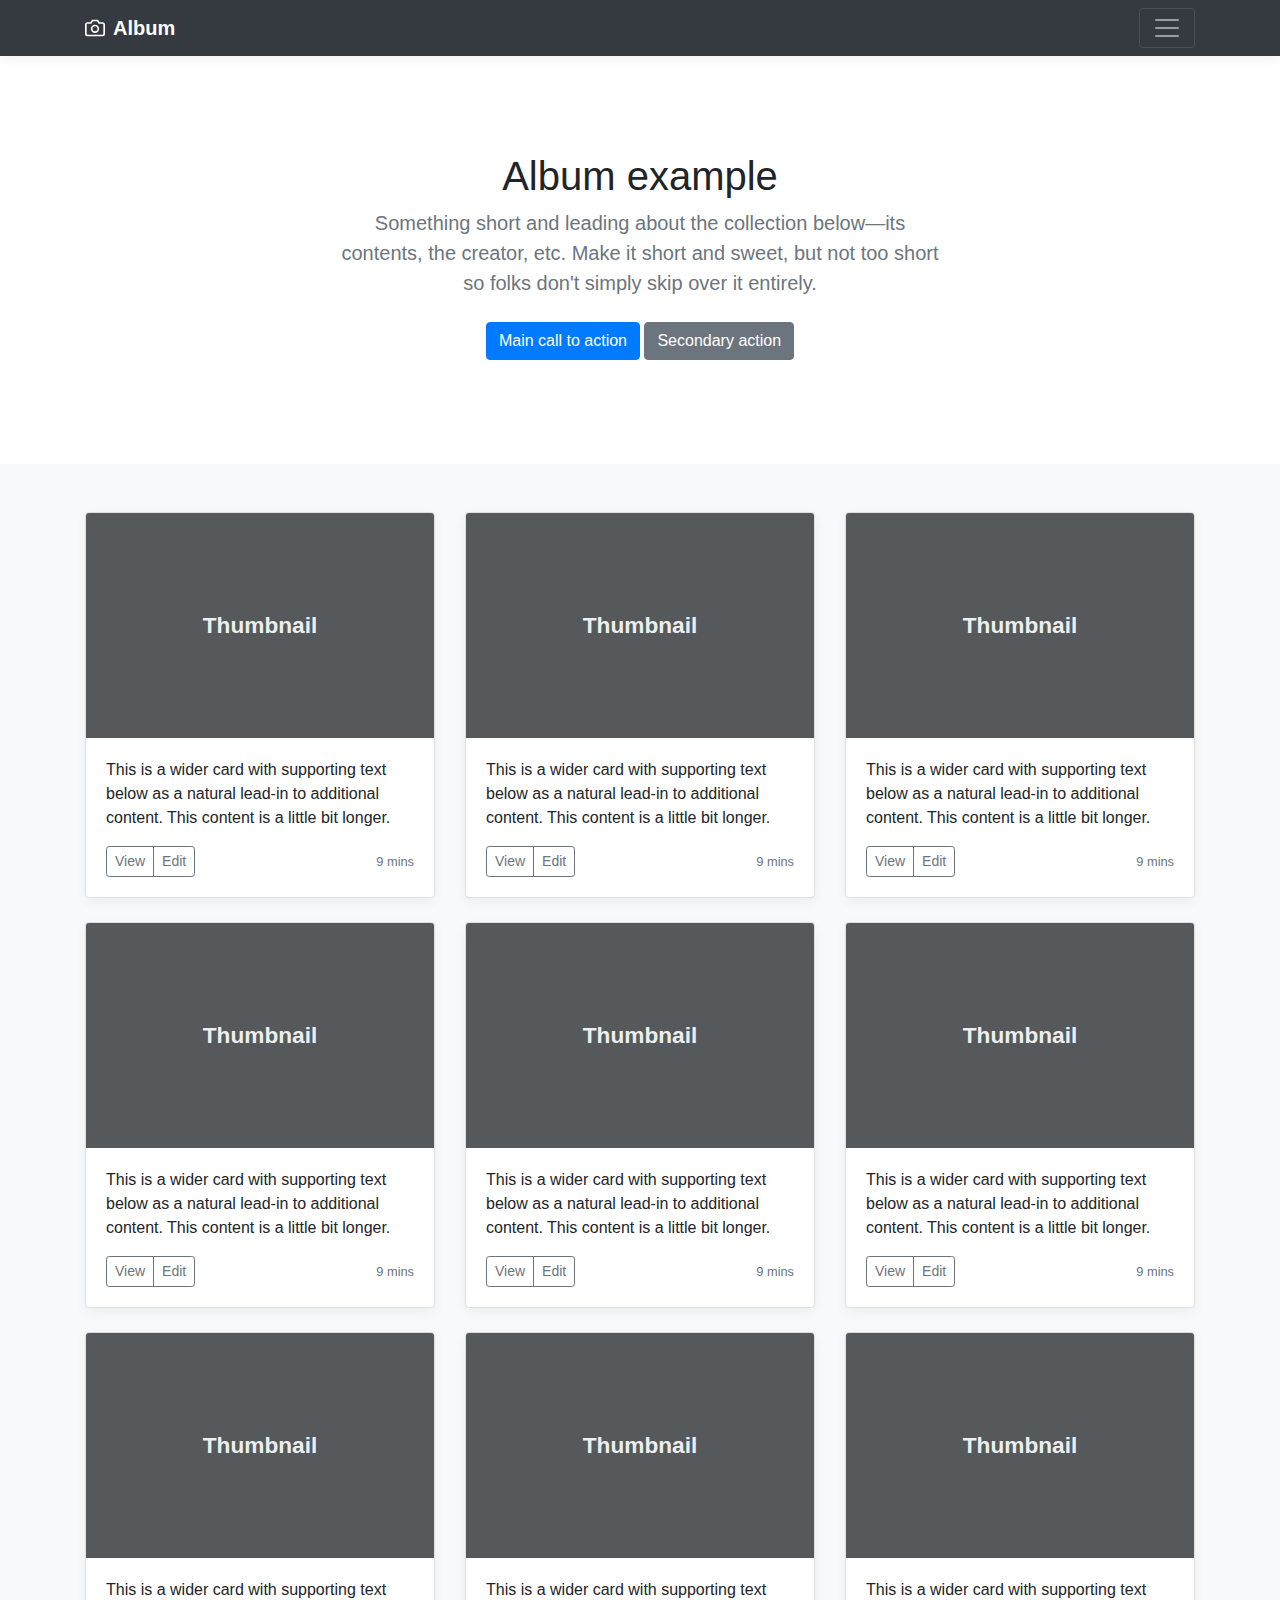
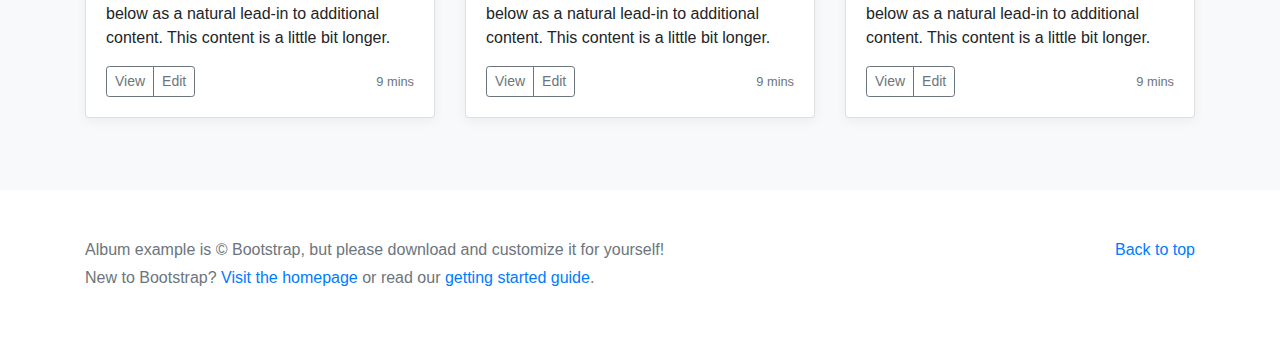
<file: client/app/js/lib/bootstrap/docs/4.1/examples/album/index.html>
<!doctype html>
<html lang="en">
  <head>
    <meta charset="utf-8">
    <meta name="viewport" content="width=device-width, initial-scale=1, shrink-to-fit=no">
    <meta name="description" content="">
    <meta name="author" content="">
    <link rel="icon" href="../../../../favicon.ico">

    <title>Album example for Bootstrap</title>

    <!-- Bootstrap core CSS -->
    <link href="../../../../dist/css/bootstrap.min.css" rel="stylesheet">

    <!-- Custom styles for this template -->
    <link href="album.css" rel="stylesheet">
  </head>

  <body>

    <header>
      <div class="collapse bg-dark" id="navbarHeader">
        <div class="container">
          <div class="row">
            <div class="col-sm-8 col-md-7 py-4">
              <h4 class="text-white">About</h4>
              <p class="text-muted">Add some information about the album below, the author, or any other background context. Make it a few sentences long so folks can pick up some informative tidbits. Then, link them off to some social networking sites or contact information.</p>
            </div>
            <div class="col-sm-4 offset-md-1 py-4">
              <h4 class="text-white">Contact</h4>
              <ul class="list-unstyled">
                <li><a href="#" class="text-white">Follow on Twitter</a></li>
                <li><a href="#" class="text-white">Like on Facebook</a></li>
                <li><a href="#" class="text-white">Email me</a></li>
              </ul>
            </div>
          </div>
        </div>
      </div>
      <div class="navbar navbar-dark bg-dark box-shadow">
        <div class="container d-flex justify-content-between">
          <a href="#" class="navbar-brand d-flex align-items-center">
            <svg xmlns="http://www.w3.org/2000/svg" width="20" height="20" viewBox="0 0 24 24" fill="none" stroke="currentColor" stroke-width="2" stroke-linecap="round" stroke-linejoin="round" class="mr-2"><path d="M23 19a2 2 0 0 1-2 2H3a2 2 0 0 1-2-2V8a2 2 0 0 1 2-2h4l2-3h6l2 3h4a2 2 0 0 1 2 2z"></path><circle cx="12" cy="13" r="4"></circle></svg>
            <strong>Album</strong>
          </a>
          <button class="navbar-toggler" type="button" data-toggle="collapse" data-target="#navbarHeader" aria-controls="navbarHeader" aria-expanded="false" aria-label="Toggle navigation">
            <span class="navbar-toggler-icon"></span>
          </button>
        </div>
      </div>
    </header>

    <main role="main">

      <section class="jumbotron text-center">
        <div class="container">
          <h1 class="jumbotron-heading">Album example</h1>
          <p class="lead text-muted">Something short and leading about the collection below—its contents, the creator, etc. Make it short and sweet, but not too short so folks don't simply skip over it entirely.</p>
          <p>
            <a href="#" class="btn btn-primary my-2">Main call to action</a>
            <a href="#" class="btn btn-secondary my-2">Secondary action</a>
          </p>
        </div>
      </section>

      <div class="album py-5 bg-light">
        <div class="container">

          <div class="row">
            <div class="col-md-4">
              <div class="card mb-4 box-shadow">
                <img class="card-img-top" data-src="holder.js/100px225?theme=thumb&bg=55595c&fg=eceeef&text=Thumbnail" alt="Card image cap">
                <div class="card-body">
                  <p class="card-text">This is a wider card with supporting text below as a natural lead-in to additional content. This content is a little bit longer.</p>
                  <div class="d-flex justify-content-between align-items-center">
                    <div class="btn-group">
                      <button type="button" class="btn btn-sm btn-outline-secondary">View</button>
                      <button type="button" class="btn btn-sm btn-outline-secondary">Edit</button>
                    </div>
                    <small class="text-muted">9 mins</small>
                  </div>
                </div>
              </div>
            </div>
            <div class="col-md-4">
              <div class="card mb-4 box-shadow">
                <img class="card-img-top" data-src="holder.js/100px225?theme=thumb&bg=55595c&fg=eceeef&text=Thumbnail" alt="Card image cap">
                <div class="card-body">
                  <p class="card-text">This is a wider card with supporting text below as a natural lead-in to additional content. This content is a little bit longer.</p>
                  <div class="d-flex justify-content-between align-items-center">
                    <div class="btn-group">
                      <button type="button" class="btn btn-sm btn-outline-secondary">View</button>
                      <button type="button" class="btn btn-sm btn-outline-secondary">Edit</button>
                    </div>
                    <small class="text-muted">9 mins</small>
                  </div>
                </div>
              </div>
            </div>
            <div class="col-md-4">
              <div class="card mb-4 box-shadow">
                <img class="card-img-top" data-src="holder.js/100px225?theme=thumb&bg=55595c&fg=eceeef&text=Thumbnail" alt="Card image cap">
                <div class="card-body">
                  <p class="card-text">This is a wider card with supporting text below as a natural lead-in to additional content. This content is a little bit longer.</p>
                  <div class="d-flex justify-content-between align-items-center">
                    <div class="btn-group">
                      <button type="button" class="btn btn-sm btn-outline-secondary">View</button>
                      <button type="button" class="btn btn-sm btn-outline-secondary">Edit</button>
                    </div>
                    <small class="text-muted">9 mins</small>
                  </div>
                </div>
              </div>
            </div>

            <div class="col-md-4">
              <div class="card mb-4 box-shadow">
                <img class="card-img-top" data-src="holder.js/100px225?theme=thumb&bg=55595c&fg=eceeef&text=Thumbnail" alt="Card image cap">
                <div class="card-body">
                  <p class="card-text">This is a wider card with supporting text below as a natural lead-in to additional content. This content is a little bit longer.</p>
                  <div class="d-flex justify-content-between align-items-center">
                    <div class="btn-group">
                      <button type="button" class="btn btn-sm btn-outline-secondary">View</button>
                      <button type="button" class="btn btn-sm btn-outline-secondary">Edit</button>
                    </div>
                    <small class="text-muted">9 mins</small>
                  </div>
                </div>
              </div>
            </div>
            <div class="col-md-4">
              <div class="card mb-4 box-shadow">
                <img class="card-img-top" data-src="holder.js/100px225?theme=thumb&bg=55595c&fg=eceeef&text=Thumbnail" alt="Card image cap">
                <div class="card-body">
                  <p class="card-text">This is a wider card with supporting text below as a natural lead-in to additional content. This content is a little bit longer.</p>
                  <div class="d-flex justify-content-between align-items-center">
                    <div class="btn-group">
                      <button type="button" class="btn btn-sm btn-outline-secondary">View</button>
                      <button type="button" class="btn btn-sm btn-outline-secondary">Edit</button>
                    </div>
                    <small class="text-muted">9 mins</small>
                  </div>
                </div>
              </div>
            </div>
            <div class="col-md-4">
              <div class="card mb-4 box-shadow">
                <img class="card-img-top" data-src="holder.js/100px225?theme=thumb&bg=55595c&fg=eceeef&text=Thumbnail" alt="Card image cap">
                <div class="card-body">
                  <p class="card-text">This is a wider card with supporting text below as a natural lead-in to additional content. This content is a little bit longer.</p>
                  <div class="d-flex justify-content-between align-items-center">
                    <div class="btn-group">
                      <button type="button" class="btn btn-sm btn-outline-secondary">View</button>
                      <button type="button" class="btn btn-sm btn-outline-secondary">Edit</button>
                    </div>
                    <small class="text-muted">9 mins</small>
                  </div>
                </div>
              </div>
            </div>

            <div class="col-md-4">
              <div class="card mb-4 box-shadow">
                <img class="card-img-top" data-src="holder.js/100px225?theme=thumb&bg=55595c&fg=eceeef&text=Thumbnail" alt="Card image cap">
                <div class="card-body">
                  <p class="card-text">This is a wider card with supporting text below as a natural lead-in to additional content. This content is a little bit longer.</p>
                  <div class="d-flex justify-content-between align-items-center">
                    <div class="btn-group">
                      <button type="button" class="btn btn-sm btn-outline-secondary">View</button>
                      <button type="button" class="btn btn-sm btn-outline-secondary">Edit</button>
                    </div>
                    <small class="text-muted">9 mins</small>
                  </div>
                </div>
              </div>
            </div>
            <div class="col-md-4">
              <div class="card mb-4 box-shadow">
                <img class="card-img-top" data-src="holder.js/100px225?theme=thumb&bg=55595c&fg=eceeef&text=Thumbnail" alt="Card image cap">
                <div class="card-body">
                  <p class="card-text">This is a wider card with supporting text below as a natural lead-in to additional content. This content is a little bit longer.</p>
                  <div class="d-flex justify-content-between align-items-center">
                    <div class="btn-group">
                      <button type="button" class="btn btn-sm btn-outline-secondary">View</button>
                      <button type="button" class="btn btn-sm btn-outline-secondary">Edit</button>
                    </div>
                    <small class="text-muted">9 mins</small>
                  </div>
                </div>
              </div>
            </div>
            <div class="col-md-4">
              <div class="card mb-4 box-shadow">
                <img class="card-img-top" data-src="holder.js/100px225?theme=thumb&bg=55595c&fg=eceeef&text=Thumbnail" alt="Card image cap">
                <div class="card-body">
                  <p class="card-text">This is a wider card with supporting text below as a natural lead-in to additional content. This content is a little bit longer.</p>
                  <div class="d-flex justify-content-between align-items-center">
                    <div class="btn-group">
                      <button type="button" class="btn btn-sm btn-outline-secondary">View</button>
                      <button type="button" class="btn btn-sm btn-outline-secondary">Edit</button>
                    </div>
                    <small class="text-muted">9 mins</small>
                  </div>
                </div>
              </div>
            </div>
          </div>
        </div>
      </div>

    </main>

    <footer class="text-muted">
      <div class="container">
        <p class="float-right">
          <a href="#">Back to top</a>
        </p>
        <p>Album example is &copy; Bootstrap, but please download and customize it for yourself!</p>
        <p>New to Bootstrap? <a href="../../">Visit the homepage</a> or read our <a href="../../getting-started/">getting started guide</a>.</p>
      </div>
    </footer>

    <!-- Bootstrap core JavaScript
    ================================================== -->
    <!-- Placed at the end of the document so the pages load faster -->
    <script src="https://code.jquery.com/jquery-3.3.1.slim.min.js" integrity="sha384-q8i/X+965DzO0rT7abK41JStQIAqVgRVzpbzo5smXKp4YfRvH+8abtTE1Pi6jizo" crossorigin="anonymous"></script>
    <script>window.jQuery || document.write('<script src="../../../../assets/js/vendor/jquery-slim.min.js"><\/script>')</script>
    <script src="../../../../assets/js/vendor/popper.min.js"></script>
    <script src="../../../../dist/js/bootstrap.min.js"></script>
    <script src="../../../../assets/js/vendor/holder.min.js"></script>
  </body>
</html>
</file>
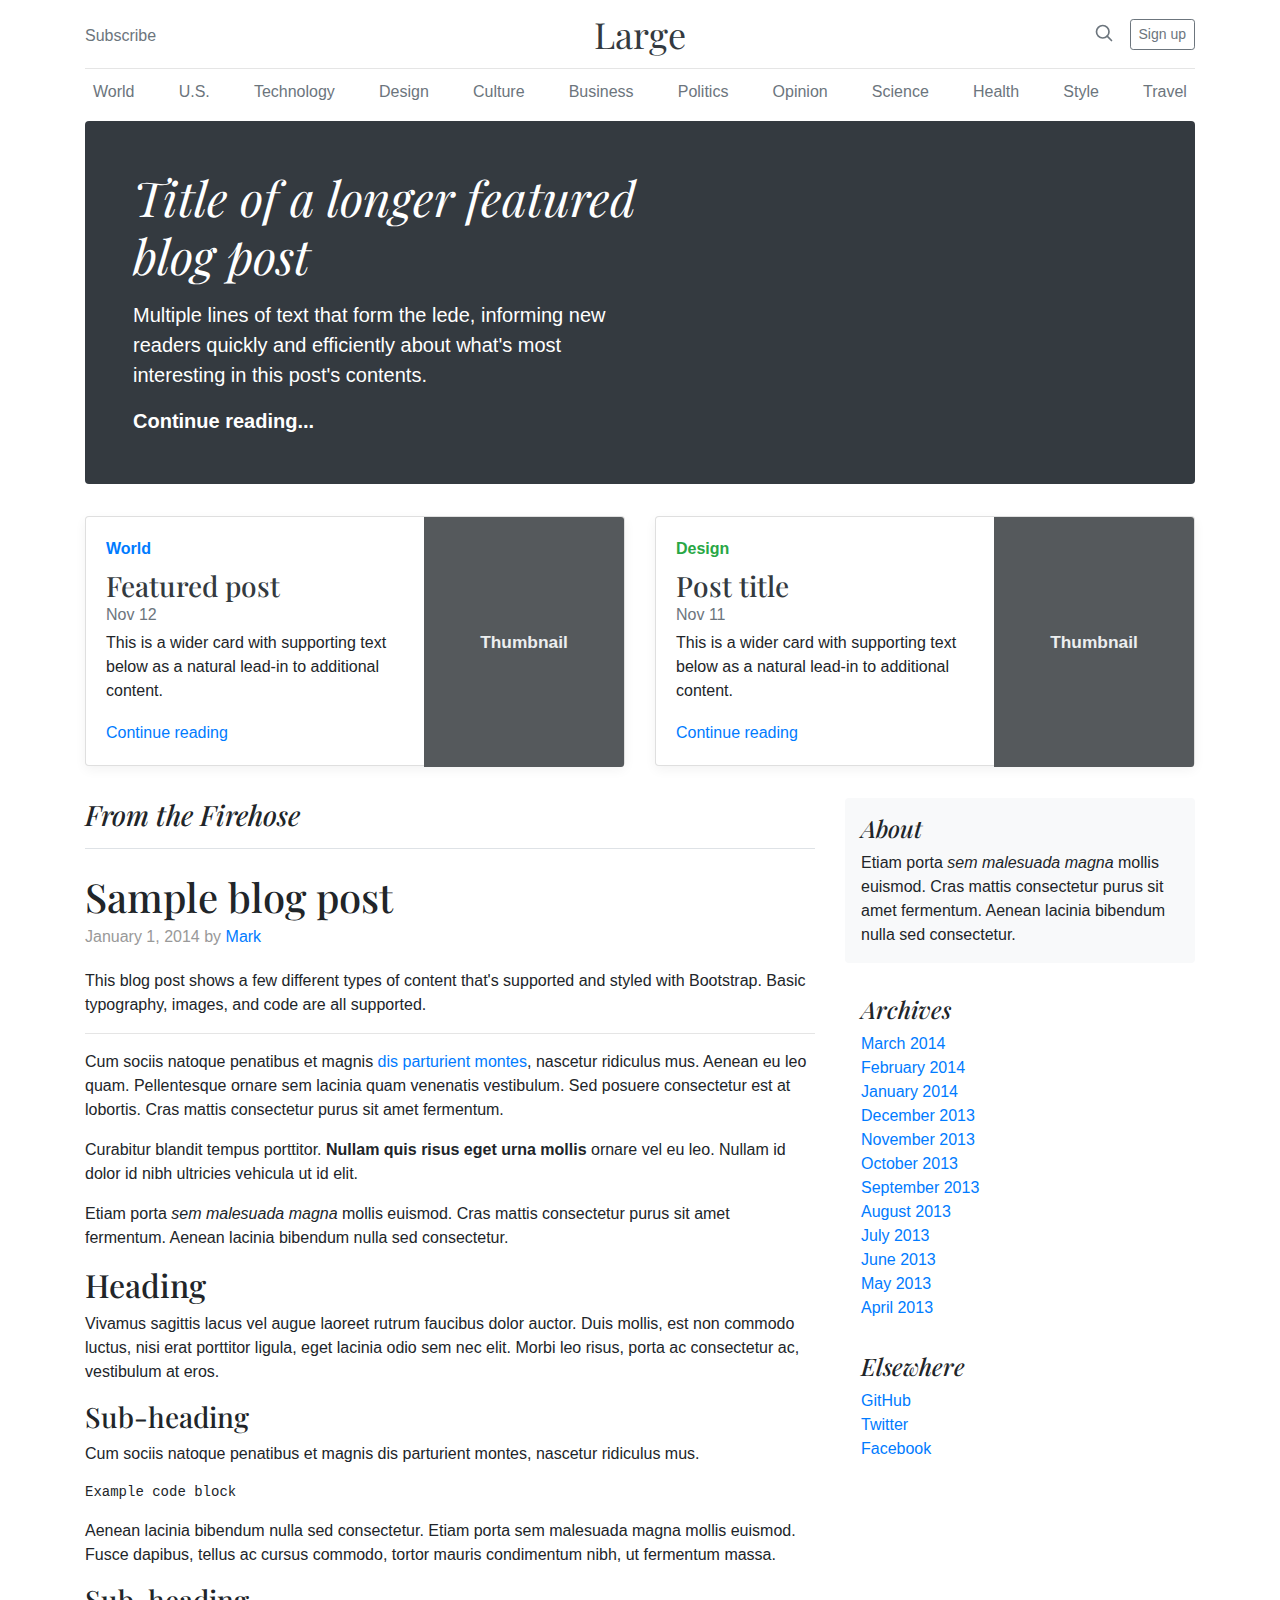
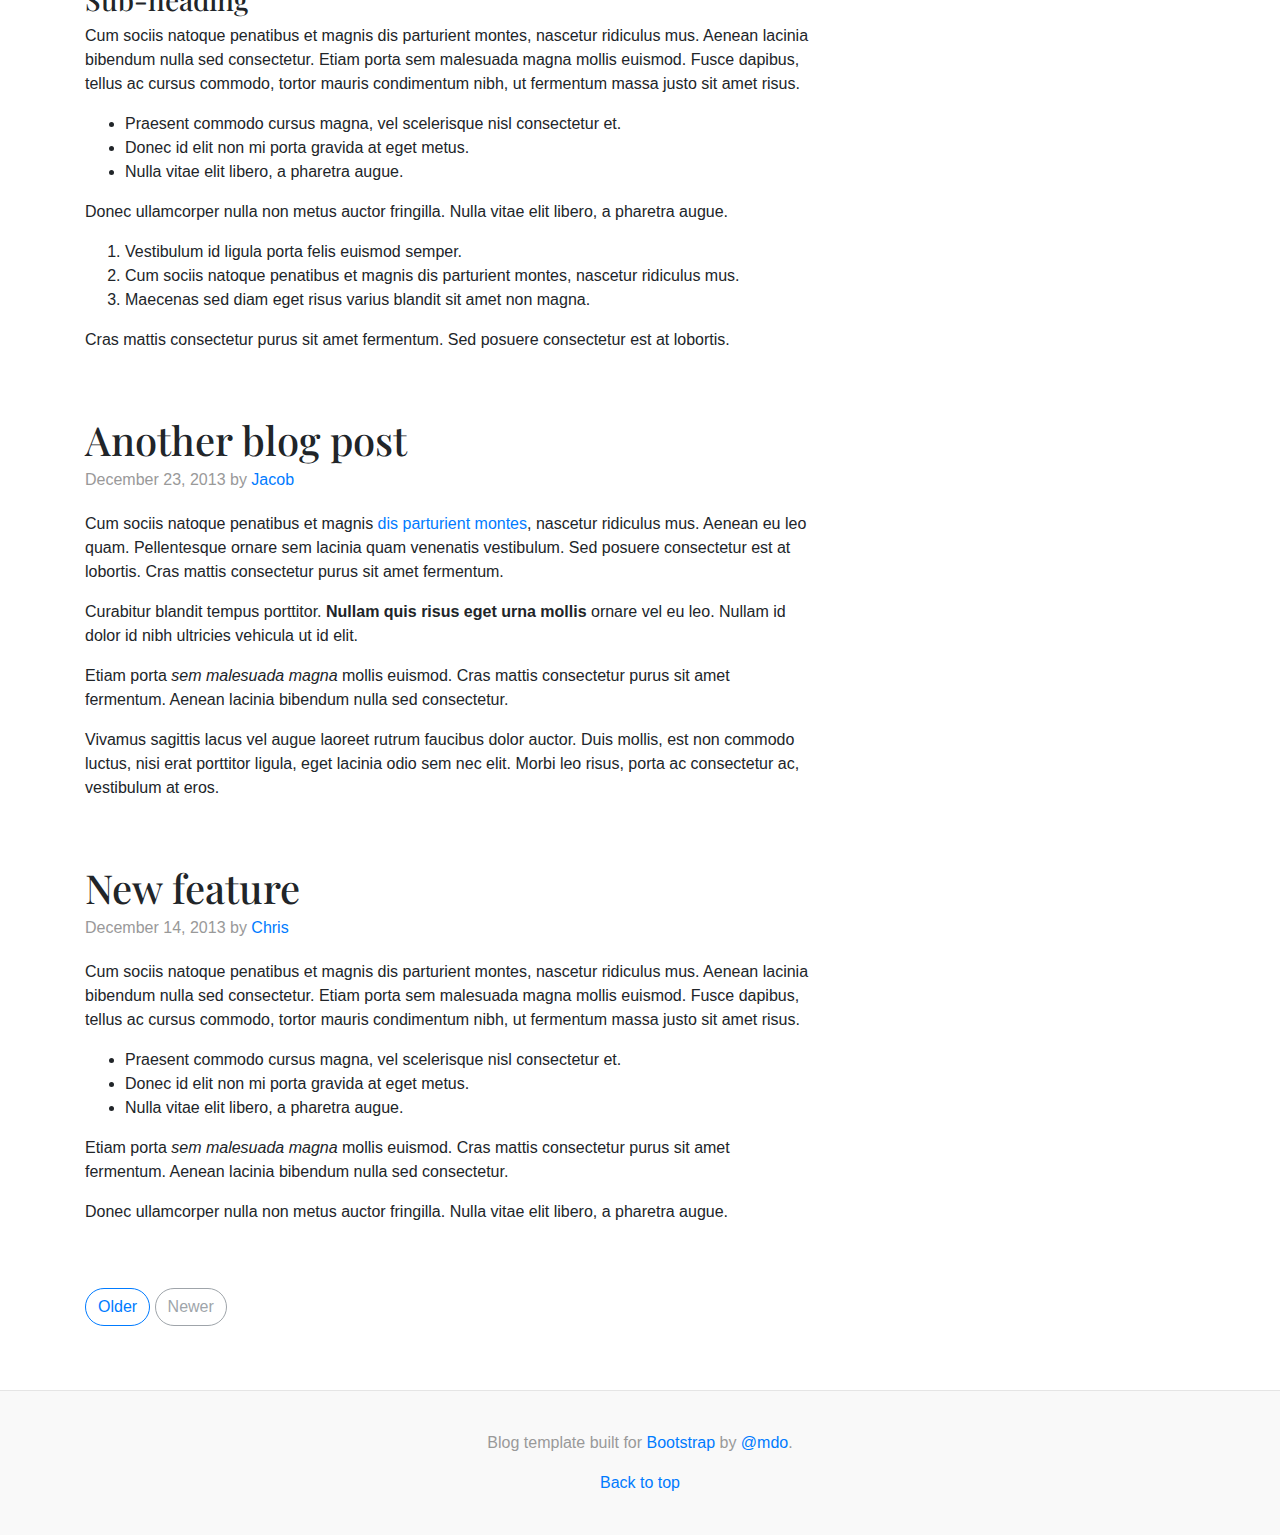
<file: client/app/js/lib/bootstrap/docs/4.1/examples/blog/index.html>
<!doctype html>
<html lang="en">
  <head>
    <meta charset="utf-8">
    <meta name="viewport" content="width=device-width, initial-scale=1, shrink-to-fit=no">
    <meta name="description" content="">
    <meta name="author" content="">
    <link rel="icon" href="../../../../favicon.ico">

    <title>Blog Template for Bootstrap</title>

    <!-- Bootstrap core CSS -->
    <link href="../../../../dist/css/bootstrap.min.css" rel="stylesheet">

    <!-- Custom styles for this template -->
    <link href="https://fonts.googleapis.com/css?family=Playfair+Display:700,900" rel="stylesheet">
    <link href="blog.css" rel="stylesheet">
  </head>

  <body>

    <div class="container">
      <header class="blog-header py-3">
        <div class="row flex-nowrap justify-content-between align-items-center">
          <div class="col-4 pt-1">
            <a class="text-muted" href="#">Subscribe</a>
          </div>
          <div class="col-4 text-center">
            <a class="blog-header-logo text-dark" href="#">Large</a>
          </div>
          <div class="col-4 d-flex justify-content-end align-items-center">
            <a class="text-muted" href="#">
              <svg xmlns="http://www.w3.org/2000/svg" width="20" height="20" viewBox="0 0 24 24" fill="none" stroke="currentColor" stroke-width="2" stroke-linecap="round" stroke-linejoin="round" class="mx-3"><circle cx="10.5" cy="10.5" r="7.5"></circle><line x1="21" y1="21" x2="15.8" y2="15.8"></line></svg>
            </a>
            <a class="btn btn-sm btn-outline-secondary" href="#">Sign up</a>
          </div>
        </div>
      </header>

      <div class="nav-scroller py-1 mb-2">
        <nav class="nav d-flex justify-content-between">
          <a class="p-2 text-muted" href="#">World</a>
          <a class="p-2 text-muted" href="#">U.S.</a>
          <a class="p-2 text-muted" href="#">Technology</a>
          <a class="p-2 text-muted" href="#">Design</a>
          <a class="p-2 text-muted" href="#">Culture</a>
          <a class="p-2 text-muted" href="#">Business</a>
          <a class="p-2 text-muted" href="#">Politics</a>
          <a class="p-2 text-muted" href="#">Opinion</a>
          <a class="p-2 text-muted" href="#">Science</a>
          <a class="p-2 text-muted" href="#">Health</a>
          <a class="p-2 text-muted" href="#">Style</a>
          <a class="p-2 text-muted" href="#">Travel</a>
        </nav>
      </div>

      <div class="jumbotron p-3 p-md-5 text-white rounded bg-dark">
        <div class="col-md-6 px-0">
          <h1 class="display-4 font-italic">Title of a longer featured blog post</h1>
          <p class="lead my-3">Multiple lines of text that form the lede, informing new readers quickly and efficiently about what's most interesting in this post's contents.</p>
          <p class="lead mb-0"><a href="#" class="text-white font-weight-bold">Continue reading...</a></p>
        </div>
      </div>

      <div class="row mb-2">
        <div class="col-md-6">
          <div class="card flex-md-row mb-4 box-shadow h-md-250">
            <div class="card-body d-flex flex-column align-items-start">
              <strong class="d-inline-block mb-2 text-primary">World</strong>
              <h3 class="mb-0">
                <a class="text-dark" href="#">Featured post</a>
              </h3>
              <div class="mb-1 text-muted">Nov 12</div>
              <p class="card-text mb-auto">This is a wider card with supporting text below as a natural lead-in to additional content.</p>
              <a href="#">Continue reading</a>
            </div>
            <img class="card-img-right flex-auto d-none d-lg-block" data-src="holder.js/200x250?theme=thumb" alt="Card image cap">
          </div>
        </div>
        <div class="col-md-6">
          <div class="card flex-md-row mb-4 box-shadow h-md-250">
            <div class="card-body d-flex flex-column align-items-start">
              <strong class="d-inline-block mb-2 text-success">Design</strong>
              <h3 class="mb-0">
                <a class="text-dark" href="#">Post title</a>
              </h3>
              <div class="mb-1 text-muted">Nov 11</div>
              <p class="card-text mb-auto">This is a wider card with supporting text below as a natural lead-in to additional content.</p>
              <a href="#">Continue reading</a>
            </div>
            <img class="card-img-right flex-auto d-none d-lg-block" data-src="holder.js/200x250?theme=thumb" alt="Card image cap">
          </div>
        </div>
      </div>
    </div>

    <main role="main" class="container">
      <div class="row">
        <div class="col-md-8 blog-main">
          <h3 class="pb-3 mb-4 font-italic border-bottom">
            From the Firehose
          </h3>

          <div class="blog-post">
            <h2 class="blog-post-title">Sample blog post</h2>
            <p class="blog-post-meta">January 1, 2014 by <a href="#">Mark</a></p>

            <p>This blog post shows a few different types of content that's supported and styled with Bootstrap. Basic typography, images, and code are all supported.</p>
            <hr>
            <p>Cum sociis natoque penatibus et magnis <a href="#">dis parturient montes</a>, nascetur ridiculus mus. Aenean eu leo quam. Pellentesque ornare sem lacinia quam venenatis vestibulum. Sed posuere consectetur est at lobortis. Cras mattis consectetur purus sit amet fermentum.</p>
            <blockquote>
              <p>Curabitur blandit tempus porttitor. <strong>Nullam quis risus eget urna mollis</strong> ornare vel eu leo. Nullam id dolor id nibh ultricies vehicula ut id elit.</p>
            </blockquote>
            <p>Etiam porta <em>sem malesuada magna</em> mollis euismod. Cras mattis consectetur purus sit amet fermentum. Aenean lacinia bibendum nulla sed consectetur.</p>
            <h2>Heading</h2>
            <p>Vivamus sagittis lacus vel augue laoreet rutrum faucibus dolor auctor. Duis mollis, est non commodo luctus, nisi erat porttitor ligula, eget lacinia odio sem nec elit. Morbi leo risus, porta ac consectetur ac, vestibulum at eros.</p>
            <h3>Sub-heading</h3>
            <p>Cum sociis natoque penatibus et magnis dis parturient montes, nascetur ridiculus mus.</p>
            <pre><code>Example code block</code></pre>
            <p>Aenean lacinia bibendum nulla sed consectetur. Etiam porta sem malesuada magna mollis euismod. Fusce dapibus, tellus ac cursus commodo, tortor mauris condimentum nibh, ut fermentum massa.</p>
            <h3>Sub-heading</h3>
            <p>Cum sociis natoque penatibus et magnis dis parturient montes, nascetur ridiculus mus. Aenean lacinia bibendum nulla sed consectetur. Etiam porta sem malesuada magna mollis euismod. Fusce dapibus, tellus ac cursus commodo, tortor mauris condimentum nibh, ut fermentum massa justo sit amet risus.</p>
            <ul>
              <li>Praesent commodo cursus magna, vel scelerisque nisl consectetur et.</li>
              <li>Donec id elit non mi porta gravida at eget metus.</li>
              <li>Nulla vitae elit libero, a pharetra augue.</li>
            </ul>
            <p>Donec ullamcorper nulla non metus auctor fringilla. Nulla vitae elit libero, a pharetra augue.</p>
            <ol>
              <li>Vestibulum id ligula porta felis euismod semper.</li>
              <li>Cum sociis natoque penatibus et magnis dis parturient montes, nascetur ridiculus mus.</li>
              <li>Maecenas sed diam eget risus varius blandit sit amet non magna.</li>
            </ol>
            <p>Cras mattis consectetur purus sit amet fermentum. Sed posuere consectetur est at lobortis.</p>
          </div><!-- /.blog-post -->

          <div class="blog-post">
            <h2 class="blog-post-title">Another blog post</h2>
            <p class="blog-post-meta">December 23, 2013 by <a href="#">Jacob</a></p>

            <p>Cum sociis natoque penatibus et magnis <a href="#">dis parturient montes</a>, nascetur ridiculus mus. Aenean eu leo quam. Pellentesque ornare sem lacinia quam venenatis vestibulum. Sed posuere consectetur est at lobortis. Cras mattis consectetur purus sit amet fermentum.</p>
            <blockquote>
              <p>Curabitur blandit tempus porttitor. <strong>Nullam quis risus eget urna mollis</strong> ornare vel eu leo. Nullam id dolor id nibh ultricies vehicula ut id elit.</p>
            </blockquote>
            <p>Etiam porta <em>sem malesuada magna</em> mollis euismod. Cras mattis consectetur purus sit amet fermentum. Aenean lacinia bibendum nulla sed consectetur.</p>
            <p>Vivamus sagittis lacus vel augue laoreet rutrum faucibus dolor auctor. Duis mollis, est non commodo luctus, nisi erat porttitor ligula, eget lacinia odio sem nec elit. Morbi leo risus, porta ac consectetur ac, vestibulum at eros.</p>
          </div><!-- /.blog-post -->

          <div class="blog-post">
            <h2 class="blog-post-title">New feature</h2>
            <p class="blog-post-meta">December 14, 2013 by <a href="#">Chris</a></p>

            <p>Cum sociis natoque penatibus et magnis dis parturient montes, nascetur ridiculus mus. Aenean lacinia bibendum nulla sed consectetur. Etiam porta sem malesuada magna mollis euismod. Fusce dapibus, tellus ac cursus commodo, tortor mauris condimentum nibh, ut fermentum massa justo sit amet risus.</p>
            <ul>
              <li>Praesent commodo cursus magna, vel scelerisque nisl consectetur et.</li>
              <li>Donec id elit non mi porta gravida at eget metus.</li>
              <li>Nulla vitae elit libero, a pharetra augue.</li>
            </ul>
            <p>Etiam porta <em>sem malesuada magna</em> mollis euismod. Cras mattis consectetur purus sit amet fermentum. Aenean lacinia bibendum nulla sed consectetur.</p>
            <p>Donec ullamcorper nulla non metus auctor fringilla. Nulla vitae elit libero, a pharetra augue.</p>
          </div><!-- /.blog-post -->

          <nav class="blog-pagination">
            <a class="btn btn-outline-primary" href="#">Older</a>
            <a class="btn btn-outline-secondary disabled" href="#">Newer</a>
          </nav>

        </div><!-- /.blog-main -->

        <aside class="col-md-4 blog-sidebar">
          <div class="p-3 mb-3 bg-light rounded">
            <h4 class="font-italic">About</h4>
            <p class="mb-0">Etiam porta <em>sem malesuada magna</em> mollis euismod. Cras mattis consectetur purus sit amet fermentum. Aenean lacinia bibendum nulla sed consectetur.</p>
          </div>

          <div class="p-3">
            <h4 class="font-italic">Archives</h4>
            <ol class="list-unstyled mb-0">
              <li><a href="#">March 2014</a></li>
              <li><a href="#">February 2014</a></li>
              <li><a href="#">January 2014</a></li>
              <li><a href="#">December 2013</a></li>
              <li><a href="#">November 2013</a></li>
              <li><a href="#">October 2013</a></li>
              <li><a href="#">September 2013</a></li>
              <li><a href="#">August 2013</a></li>
              <li><a href="#">July 2013</a></li>
              <li><a href="#">June 2013</a></li>
              <li><a href="#">May 2013</a></li>
              <li><a href="#">April 2013</a></li>
            </ol>
          </div>

          <div class="p-3">
            <h4 class="font-italic">Elsewhere</h4>
            <ol class="list-unstyled">
              <li><a href="#">GitHub</a></li>
              <li><a href="#">Twitter</a></li>
              <li><a href="#">Facebook</a></li>
            </ol>
          </div>
        </aside><!-- /.blog-sidebar -->

      </div><!-- /.row -->

    </main><!-- /.container -->

    <footer class="blog-footer">
      <p>Blog template built for <a href="https://getbootstrap.com/">Bootstrap</a> by <a href="https://twitter.com/mdo">@mdo</a>.</p>
      <p>
        <a href="#">Back to top</a>
      </p>
    </footer>

    <!-- Bootstrap core JavaScript
    ================================================== -->
    <!-- Placed at the end of the document so the pages load faster -->
    <script src="https://code.jquery.com/jquery-3.3.1.slim.min.js" integrity="sha384-q8i/X+965DzO0rT7abK41JStQIAqVgRVzpbzo5smXKp4YfRvH+8abtTE1Pi6jizo" crossorigin="anonymous"></script>
    <script>window.jQuery || document.write('<script src="../../../../assets/js/vendor/jquery-slim.min.js"><\/script>')</script>
    <script src="../../../../assets/js/vendor/popper.min.js"></script>
    <script src="../../../../dist/js/bootstrap.min.js"></script>
    <script src="../../../../assets/js/vendor/holder.min.js"></script>
    <script>
      Holder.addTheme('thumb', {
        bg: '#55595c',
        fg: '#eceeef',
        text: 'Thumbnail'
      });
    </script>
  </body>
</html>
</file>
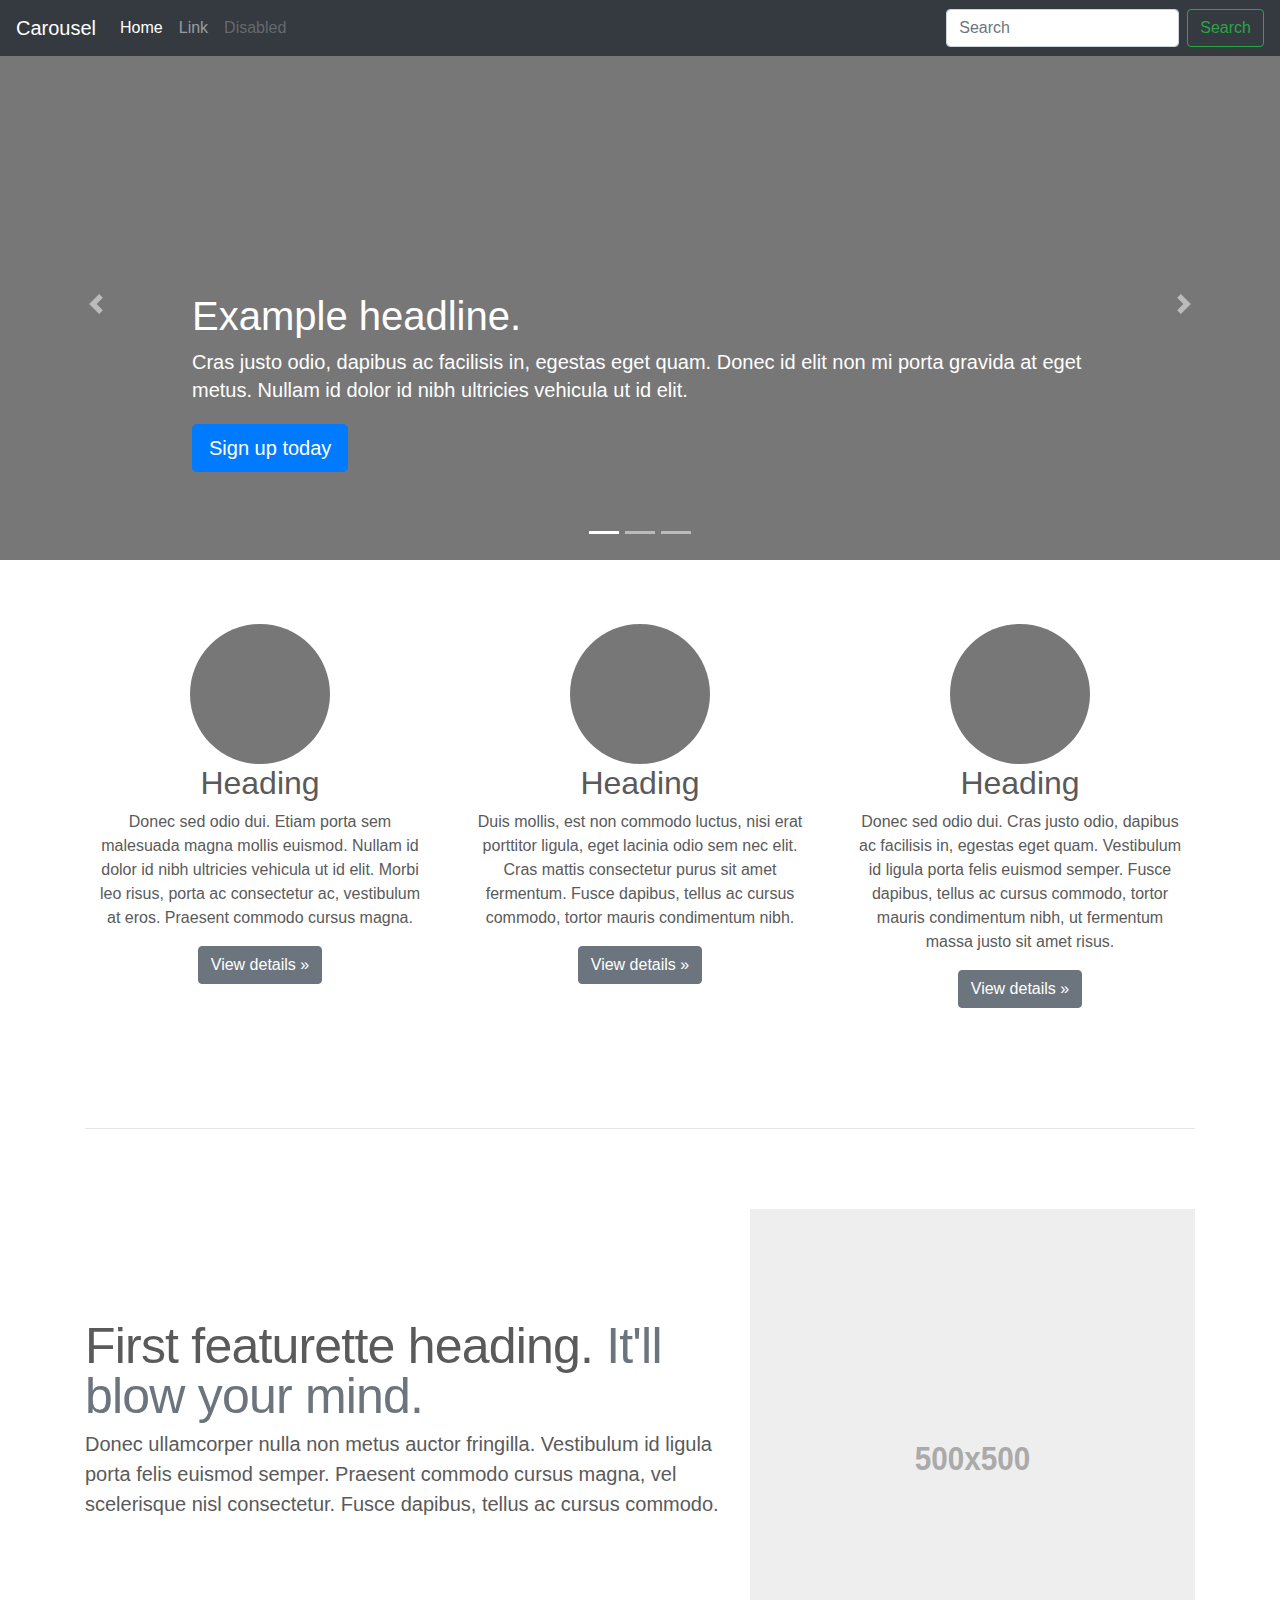
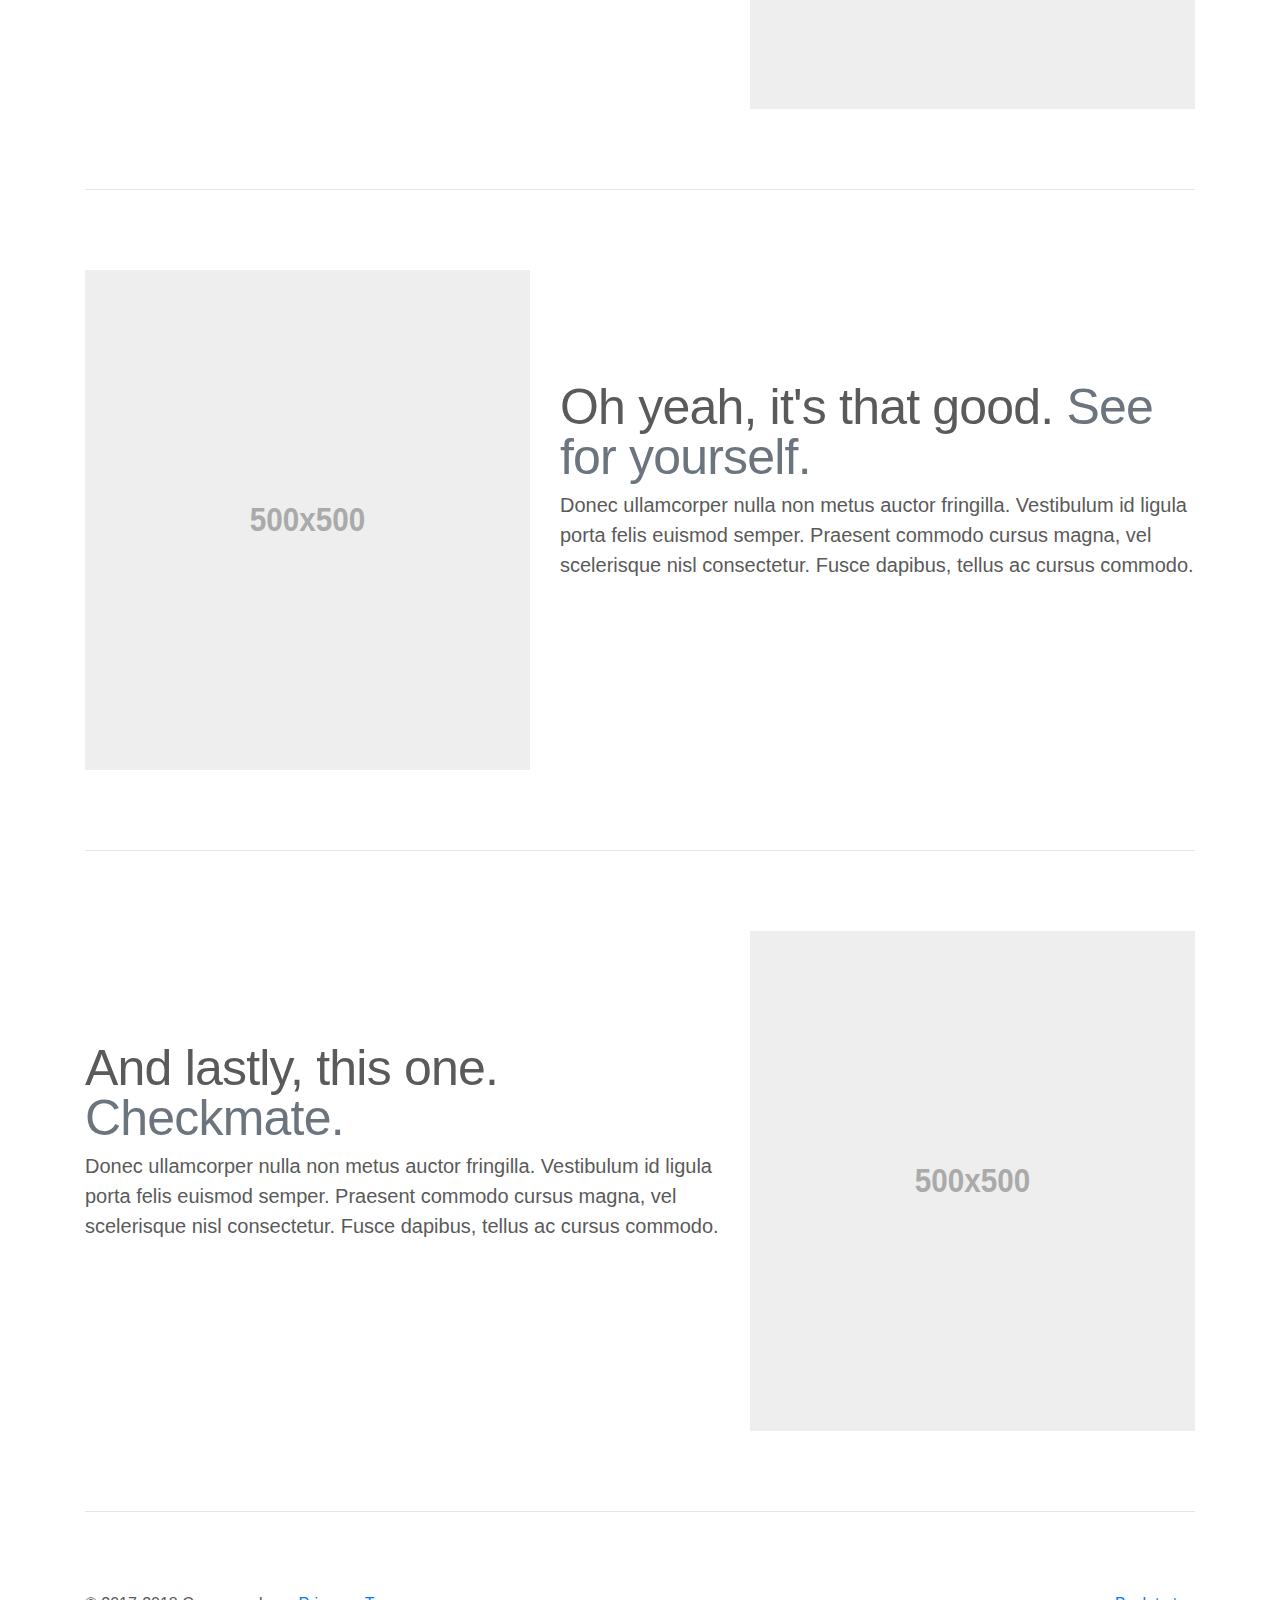
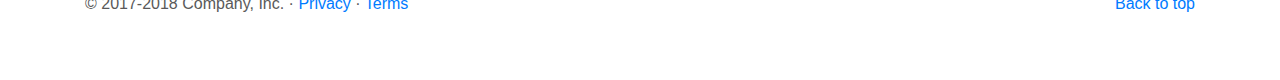
<file: client/app/js/lib/bootstrap/docs/4.1/examples/carousel/index.html>
<!doctype html>
<html lang="en">
  <head>
    <meta charset="utf-8">
    <meta name="viewport" content="width=device-width, initial-scale=1, shrink-to-fit=no">
    <meta name="description" content="">
    <meta name="author" content="">
    <link rel="icon" href="../../../../favicon.ico">

    <title>Carousel Template for Bootstrap</title>

    <!-- Bootstrap core CSS -->
    <link href="../../../../dist/css/bootstrap.min.css" rel="stylesheet">

    <!-- Custom styles for this template -->
    <link href="carousel.css" rel="stylesheet">
  </head>
  <body>

    <header>
      <nav class="navbar navbar-expand-md navbar-dark fixed-top bg-dark">
        <a class="navbar-brand" href="#">Carousel</a>
        <button class="navbar-toggler" type="button" data-toggle="collapse" data-target="#navbarCollapse" aria-controls="navbarCollapse" aria-expanded="false" aria-label="Toggle navigation">
          <span class="navbar-toggler-icon"></span>
        </button>
        <div class="collapse navbar-collapse" id="navbarCollapse">
          <ul class="navbar-nav mr-auto">
            <li class="nav-item active">
              <a class="nav-link" href="#">Home <span class="sr-only">(current)</span></a>
            </li>
            <li class="nav-item">
              <a class="nav-link" href="#">Link</a>
            </li>
            <li class="nav-item">
              <a class="nav-link disabled" href="#">Disabled</a>
            </li>
          </ul>
          <form class="form-inline mt-2 mt-md-0">
            <input class="form-control mr-sm-2" type="text" placeholder="Search" aria-label="Search">
            <button class="btn btn-outline-success my-2 my-sm-0" type="submit">Search</button>
          </form>
        </div>
      </nav>
    </header>

    <main role="main">

      <div id="myCarousel" class="carousel slide" data-ride="carousel">
        <ol class="carousel-indicators">
          <li data-target="#myCarousel" data-slide-to="0" class="active"></li>
          <li data-target="#myCarousel" data-slide-to="1"></li>
          <li data-target="#myCarousel" data-slide-to="2"></li>
        </ol>
        <div class="carousel-inner">
          <div class="carousel-item active">
            <img class="first-slide" src="[data-uri]" alt="First slide">
            <div class="container">
              <div class="carousel-caption text-left">
                <h1>Example headline.</h1>
                <p>Cras justo odio, dapibus ac facilisis in, egestas eget quam. Donec id elit non mi porta gravida at eget metus. Nullam id dolor id nibh ultricies vehicula ut id elit.</p>
                <p><a class="btn btn-lg btn-primary" href="#" role="button">Sign up today</a></p>
              </div>
            </div>
          </div>
          <div class="carousel-item">
            <img class="second-slide" src="[data-uri]" alt="Second slide">
            <div class="container">
              <div class="carousel-caption">
                <h1>Another example headline.</h1>
                <p>Cras justo odio, dapibus ac facilisis in, egestas eget quam. Donec id elit non mi porta gravida at eget metus. Nullam id dolor id nibh ultricies vehicula ut id elit.</p>
                <p><a class="btn btn-lg btn-primary" href="#" role="button">Learn more</a></p>
              </div>
            </div>
          </div>
          <div class="carousel-item">
            <img class="third-slide" src="[data-uri]" alt="Third slide">
            <div class="container">
              <div class="carousel-caption text-right">
                <h1>One more for good measure.</h1>
                <p>Cras justo odio, dapibus ac facilisis in, egestas eget quam. Donec id elit non mi porta gravida at eget metus. Nullam id dolor id nibh ultricies vehicula ut id elit.</p>
                <p><a class="btn btn-lg btn-primary" href="#" role="button">Browse gallery</a></p>
              </div>
            </div>
          </div>
        </div>
        <a class="carousel-control-prev" href="#myCarousel" role="button" data-slide="prev">
          <span class="carousel-control-prev-icon" aria-hidden="true"></span>
          <span class="sr-only">Previous</span>
        </a>
        <a class="carousel-control-next" href="#myCarousel" role="button" data-slide="next">
          <span class="carousel-control-next-icon" aria-hidden="true"></span>
          <span class="sr-only">Next</span>
        </a>
      </div>


      <!-- Marketing messaging and featurettes
      ================================================== -->
      <!-- Wrap the rest of the page in another container to center all the content. -->

      <div class="container marketing">

        <!-- Three columns of text below the carousel -->
        <div class="row">
          <div class="col-lg-4">
            <img class="rounded-circle" src="[data-uri]" alt="Generic placeholder image" width="140" height="140">
            <h2>Heading</h2>
            <p>Donec sed odio dui. Etiam porta sem malesuada magna mollis euismod. Nullam id dolor id nibh ultricies vehicula ut id elit. Morbi leo risus, porta ac consectetur ac, vestibulum at eros. Praesent commodo cursus magna.</p>
            <p><a class="btn btn-secondary" href="#" role="button">View details &raquo;</a></p>
          </div><!-- /.col-lg-4 -->
          <div class="col-lg-4">
            <img class="rounded-circle" src="[data-uri]" alt="Generic placeholder image" width="140" height="140">
            <h2>Heading</h2>
            <p>Duis mollis, est non commodo luctus, nisi erat porttitor ligula, eget lacinia odio sem nec elit. Cras mattis consectetur purus sit amet fermentum. Fusce dapibus, tellus ac cursus commodo, tortor mauris condimentum nibh.</p>
            <p><a class="btn btn-secondary" href="#" role="button">View details &raquo;</a></p>
          </div><!-- /.col-lg-4 -->
          <div class="col-lg-4">
            <img class="rounded-circle" src="[data-uri]" alt="Generic placeholder image" width="140" height="140">
            <h2>Heading</h2>
            <p>Donec sed odio dui. Cras justo odio, dapibus ac facilisis in, egestas eget quam. Vestibulum id ligula porta felis euismod semper. Fusce dapibus, tellus ac cursus commodo, tortor mauris condimentum nibh, ut fermentum massa justo sit amet risus.</p>
            <p><a class="btn btn-secondary" href="#" role="button">View details &raquo;</a></p>
          </div><!-- /.col-lg-4 -->
        </div><!-- /.row -->


        <!-- START THE FEATURETTES -->

        <hr class="featurette-divider">

        <div class="row featurette">
          <div class="col-md-7">
            <h2 class="featurette-heading">First featurette heading. <span class="text-muted">It'll blow your mind.</span></h2>
            <p class="lead">Donec ullamcorper nulla non metus auctor fringilla. Vestibulum id ligula porta felis euismod semper. Praesent commodo cursus magna, vel scelerisque nisl consectetur. Fusce dapibus, tellus ac cursus commodo.</p>
          </div>
          <div class="col-md-5">
            <img class="featurette-image img-fluid mx-auto" data-src="holder.js/500x500/auto" alt="Generic placeholder image">
          </div>
        </div>

        <hr class="featurette-divider">

        <div class="row featurette">
          <div class="col-md-7 order-md-2">
            <h2 class="featurette-heading">Oh yeah, it's that good. <span class="text-muted">See for yourself.</span></h2>
            <p class="lead">Donec ullamcorper nulla non metus auctor fringilla. Vestibulum id ligula porta felis euismod semper. Praesent commodo cursus magna, vel scelerisque nisl consectetur. Fusce dapibus, tellus ac cursus commodo.</p>
          </div>
          <div class="col-md-5 order-md-1">
            <img class="featurette-image img-fluid mx-auto" data-src="holder.js/500x500/auto" alt="Generic placeholder image">
          </div>
        </div>

        <hr class="featurette-divider">

        <div class="row featurette">
          <div class="col-md-7">
            <h2 class="featurette-heading">And lastly, this one. <span class="text-muted">Checkmate.</span></h2>
            <p class="lead">Donec ullamcorper nulla non metus auctor fringilla. Vestibulum id ligula porta felis euismod semper. Praesent commodo cursus magna, vel scelerisque nisl consectetur. Fusce dapibus, tellus ac cursus commodo.</p>
          </div>
          <div class="col-md-5">
            <img class="featurette-image img-fluid mx-auto" data-src="holder.js/500x500/auto" alt="Generic placeholder image">
          </div>
        </div>

        <hr class="featurette-divider">

        <!-- /END THE FEATURETTES -->

      </div><!-- /.container -->


      <!-- FOOTER -->
      <footer class="container">
        <p class="float-right"><a href="#">Back to top</a></p>
        <p>&copy; 2017-2018 Company, Inc. &middot; <a href="#">Privacy</a> &middot; <a href="#">Terms</a></p>
      </footer>
    </main>

    <!-- Bootstrap core JavaScript
    ================================================== -->
    <!-- Placed at the end of the document so the pages load faster -->
    <script src="https://code.jquery.com/jquery-3.3.1.slim.min.js" integrity="sha384-q8i/X+965DzO0rT7abK41JStQIAqVgRVzpbzo5smXKp4YfRvH+8abtTE1Pi6jizo" crossorigin="anonymous"></script>
    <script>window.jQuery || document.write('<script src="../../../../assets/js/vendor/jquery-slim.min.js"><\/script>')</script>
    <script src="../../../../assets/js/vendor/popper.min.js"></script>
    <script src="../../../../dist/js/bootstrap.min.js"></script>
    <!-- Just to make our placeholder images work. Don't actually copy the next line! -->
    <script src="../../../../assets/js/vendor/holder.min.js"></script>
  </body>
</html>
</file>
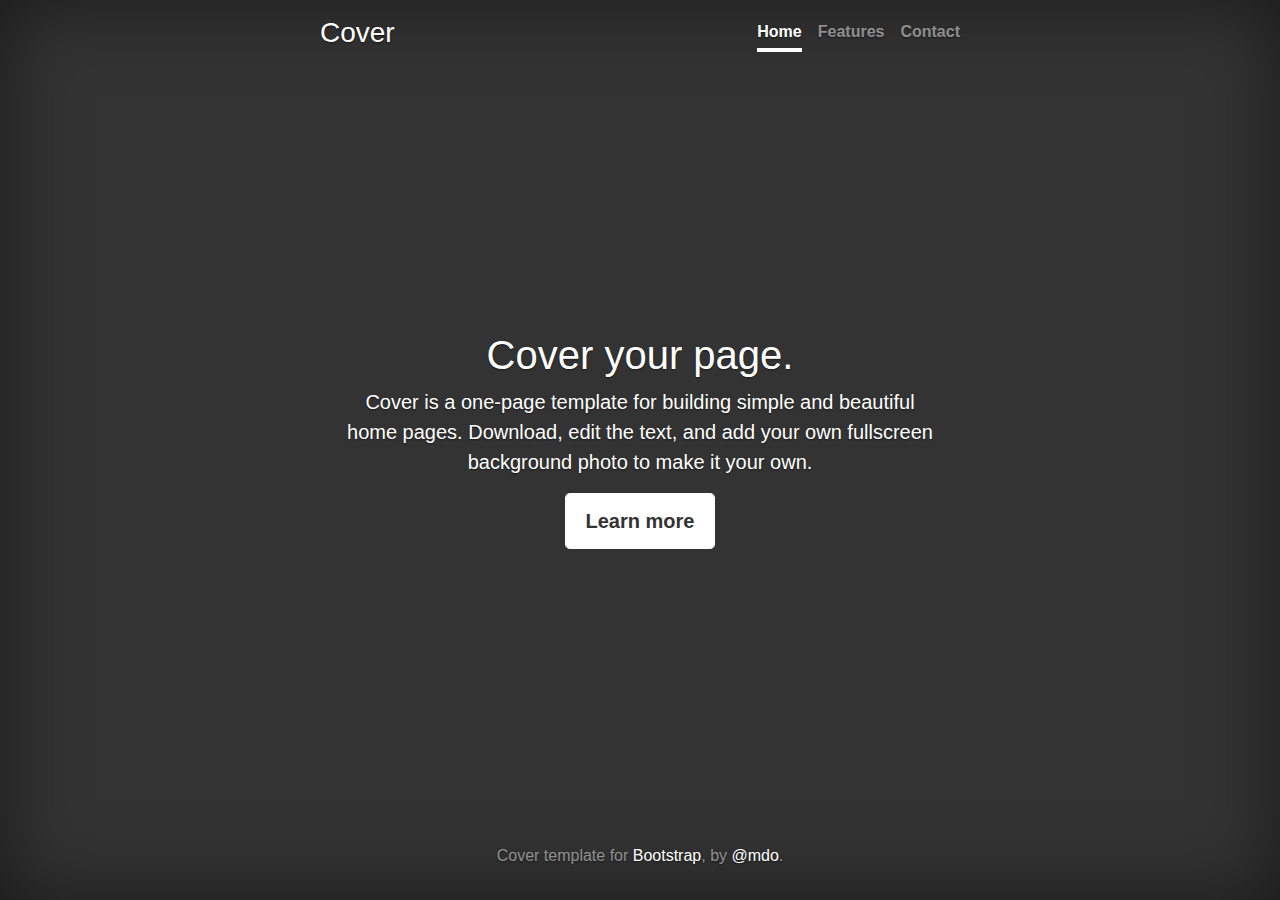
<file: client/app/js/lib/bootstrap/docs/4.1/examples/cover/index.html>
<!doctype html>
<html lang="en">
  <head>
    <meta charset="utf-8">
    <meta name="viewport" content="width=device-width, initial-scale=1, shrink-to-fit=no">
    <meta name="description" content="">
    <meta name="author" content="">
    <link rel="icon" href="../../../../favicon.ico">

    <title>Cover Template for Bootstrap</title>

    <!-- Bootstrap core CSS -->
    <link href="../../../../dist/css/bootstrap.min.css" rel="stylesheet">

    <!-- Custom styles for this template -->
    <link href="cover.css" rel="stylesheet">
  </head>

  <body class="text-center">

    <div class="cover-container d-flex w-100 h-100 p-3 mx-auto flex-column">
      <header class="masthead mb-auto">
        <div class="inner">
          <h3 class="masthead-brand">Cover</h3>
          <nav class="nav nav-masthead justify-content-center">
            <a class="nav-link active" href="#">Home</a>
            <a class="nav-link" href="#">Features</a>
            <a class="nav-link" href="#">Contact</a>
          </nav>
        </div>
      </header>

      <main role="main" class="inner cover">
        <h1 class="cover-heading">Cover your page.</h1>
        <p class="lead">Cover is a one-page template for building simple and beautiful home pages. Download, edit the text, and add your own fullscreen background photo to make it your own.</p>
        <p class="lead">
          <a href="#" class="btn btn-lg btn-secondary">Learn more</a>
        </p>
      </main>

      <footer class="mastfoot mt-auto">
        <div class="inner">
          <p>Cover template for <a href="https://getbootstrap.com/">Bootstrap</a>, by <a href="https://twitter.com/mdo">@mdo</a>.</p>
        </div>
      </footer>
    </div>


    <!-- Bootstrap core JavaScript
    ================================================== -->
    <!-- Placed at the end of the document so the pages load faster -->
    <script src="https://code.jquery.com/jquery-3.3.1.slim.min.js" integrity="sha384-q8i/X+965DzO0rT7abK41JStQIAqVgRVzpbzo5smXKp4YfRvH+8abtTE1Pi6jizo" crossorigin="anonymous"></script>
    <script>window.jQuery || document.write('<script src="../../../../assets/js/vendor/jquery-slim.min.js"><\/script>')</script>
    <script src="../../../../assets/js/vendor/popper.min.js"></script>
    <script src="../../../../dist/js/bootstrap.min.js"></script>
  </body>
</html>
</file>
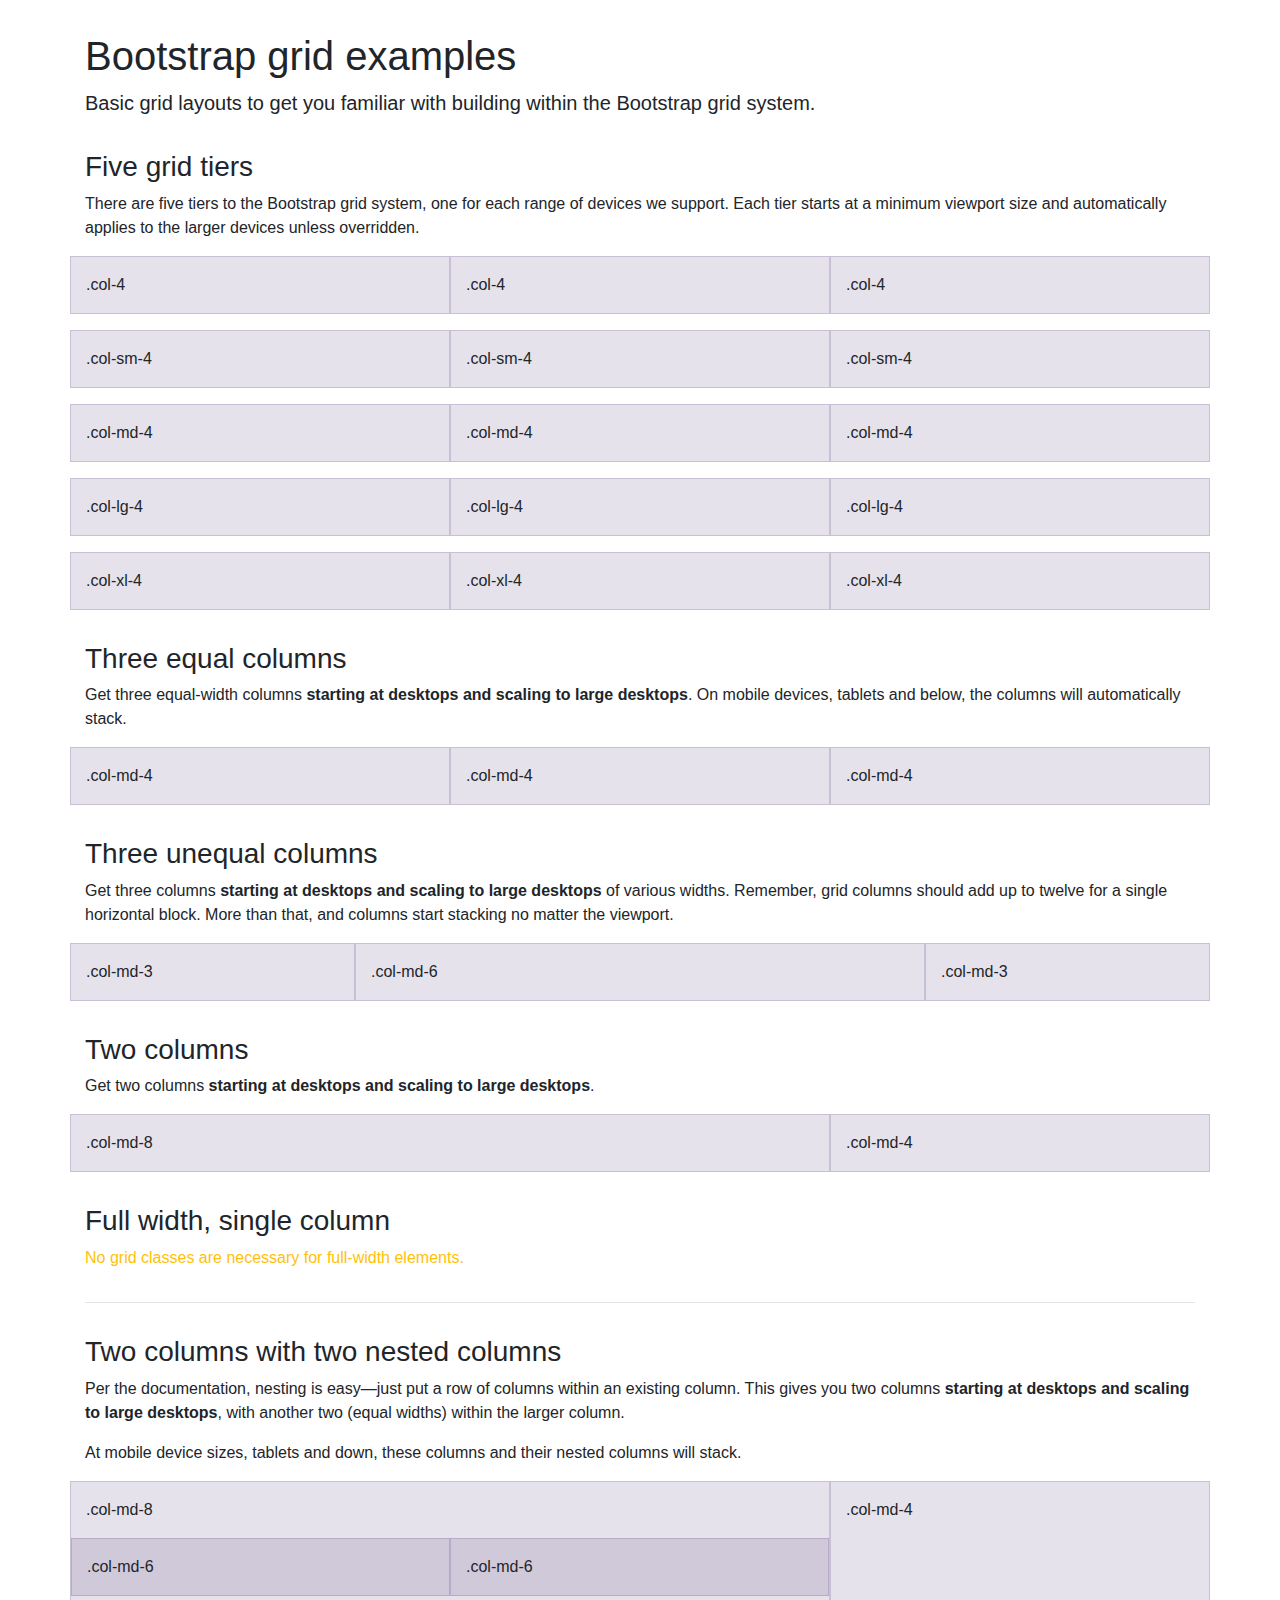
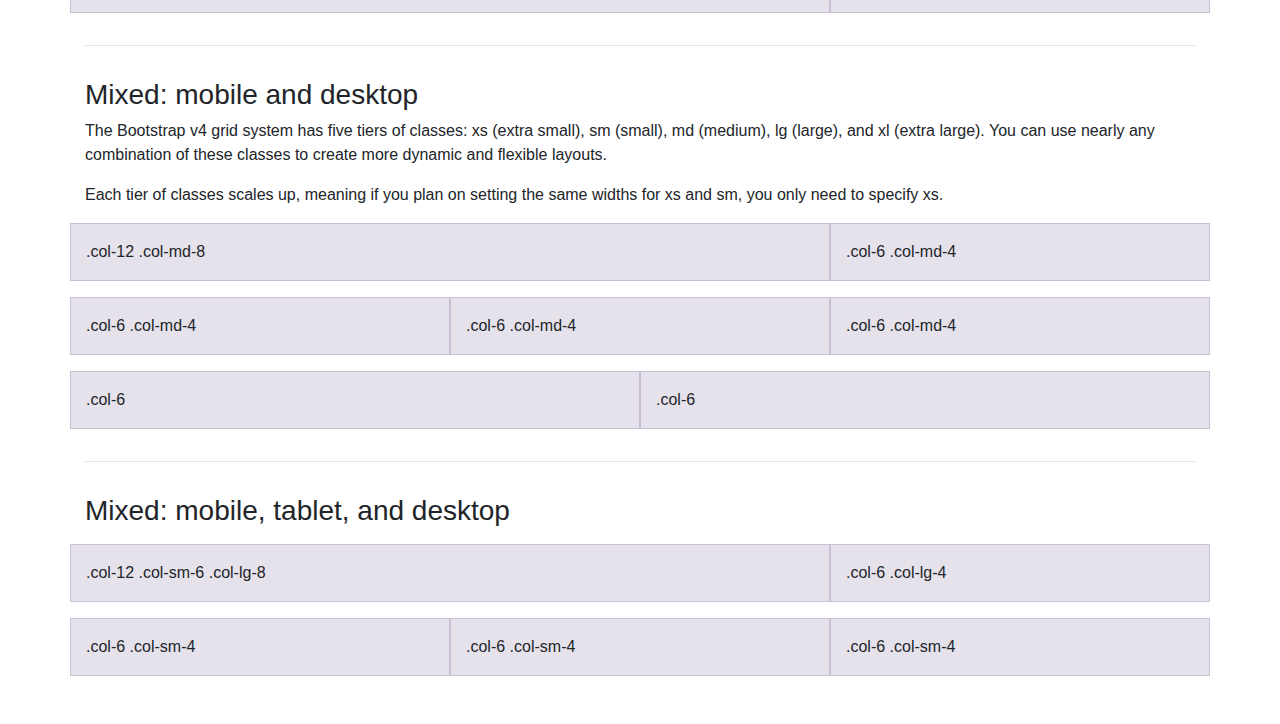
<file: client/app/js/lib/bootstrap/docs/4.1/examples/grid/index.html>
<!doctype html>
<html lang="en">
  <head>
    <meta charset="utf-8">
    <meta name="viewport" content="width=device-width, initial-scale=1, shrink-to-fit=no">
    <meta name="description" content="">
    <meta name="author" content="">
    <link rel="icon" href="../../../../favicon.ico">

    <title>Grid Template for Bootstrap</title>

    <!-- Bootstrap core CSS -->
    <link href="../../../../dist/css/bootstrap.min.css" rel="stylesheet">

    <!-- Custom styles for this template -->
    <link href="grid.css" rel="stylesheet">
  </head>

  <body>
    <div class="container">

      <h1>Bootstrap grid examples</h1>
      <p class="lead">Basic grid layouts to get you familiar with building within the Bootstrap grid system.</p>

      <h3>Five grid tiers</h3>
      <p>There are five tiers to the Bootstrap grid system, one for each range of devices we support. Each tier starts at a minimum viewport size and automatically applies to the larger devices unless overridden.</p>

      <div class="row">
        <div class="col-4">.col-4</div>
        <div class="col-4">.col-4</div>
        <div class="col-4">.col-4</div>
      </div>

      <div class="row">
        <div class="col-sm-4">.col-sm-4</div>
        <div class="col-sm-4">.col-sm-4</div>
        <div class="col-sm-4">.col-sm-4</div>
      </div>

      <div class="row">
        <div class="col-md-4">.col-md-4</div>
        <div class="col-md-4">.col-md-4</div>
        <div class="col-md-4">.col-md-4</div>
      </div>

      <div class="row">
        <div class="col-lg-4">.col-lg-4</div>
        <div class="col-lg-4">.col-lg-4</div>
        <div class="col-lg-4">.col-lg-4</div>
      </div>

      <div class="row">
        <div class="col-xl-4">.col-xl-4</div>
        <div class="col-xl-4">.col-xl-4</div>
        <div class="col-xl-4">.col-xl-4</div>
      </div>

      <h3>Three equal columns</h3>
      <p>Get three equal-width columns <strong>starting at desktops and scaling to large desktops</strong>. On mobile devices, tablets and below, the columns will automatically stack.</p>
      <div class="row">
        <div class="col-md-4">.col-md-4</div>
        <div class="col-md-4">.col-md-4</div>
        <div class="col-md-4">.col-md-4</div>
      </div>

      <h3>Three unequal columns</h3>
      <p>Get three columns <strong>starting at desktops and scaling to large desktops</strong> of various widths. Remember, grid columns should add up to twelve for a single horizontal block. More than that, and columns start stacking no matter the viewport.</p>
      <div class="row">
        <div class="col-md-3">.col-md-3</div>
        <div class="col-md-6">.col-md-6</div>
        <div class="col-md-3">.col-md-3</div>
      </div>

      <h3>Two columns</h3>
      <p>Get two columns <strong>starting at desktops and scaling to large desktops</strong>.</p>
      <div class="row">
        <div class="col-md-8">.col-md-8</div>
        <div class="col-md-4">.col-md-4</div>
      </div>

      <h3>Full width, single column</h3>
      <p class="text-warning">No grid classes are necessary for full-width elements.</p>

      <hr>

      <h3>Two columns with two nested columns</h3>
      <p>Per the documentation, nesting is easy—just put a row of columns within an existing column. This gives you two columns <strong>starting at desktops and scaling to large desktops</strong>, with another two (equal widths) within the larger column.</p>
      <p>At mobile device sizes, tablets and down, these columns and their nested columns will stack.</p>
      <div class="row">
        <div class="col-md-8">
          .col-md-8
          <div class="row">
            <div class="col-md-6">.col-md-6</div>
            <div class="col-md-6">.col-md-6</div>
          </div>
        </div>
        <div class="col-md-4">.col-md-4</div>
      </div>

      <hr>

      <h3>Mixed: mobile and desktop</h3>
      <p>The Bootstrap v4 grid system has five tiers of classes: xs (extra small), sm (small), md (medium), lg (large), and xl (extra large). You can use nearly any combination of these classes to create more dynamic and flexible layouts.</p>
      <p>Each tier of classes scales up, meaning if you plan on setting the same widths for xs and sm, you only need to specify xs.</p>
      <div class="row">
        <div class="col-12 col-md-8">.col-12 .col-md-8</div>
        <div class="col-6 col-md-4">.col-6 .col-md-4</div>
      </div>
      <div class="row">
        <div class="col-6 col-md-4">.col-6 .col-md-4</div>
        <div class="col-6 col-md-4">.col-6 .col-md-4</div>
        <div class="col-6 col-md-4">.col-6 .col-md-4</div>
      </div>
      <div class="row">
        <div class="col-6">.col-6</div>
        <div class="col-6">.col-6</div>
      </div>

      <hr>

      <h3>Mixed: mobile, tablet, and desktop</h3>
      <p></p>
      <div class="row">
        <div class="col-12 col-sm-6 col-lg-8">.col-12 .col-sm-6 .col-lg-8</div>
        <div class="col-6 col-lg-4">.col-6 .col-lg-4</div>
      </div>
      <div class="row">
        <div class="col-6 col-sm-4">.col-6 .col-sm-4</div>
        <div class="col-6 col-sm-4">.col-6 .col-sm-4</div>
        <div class="col-6 col-sm-4">.col-6 .col-sm-4</div>
      </div>

    </div> <!-- /container -->
  </body>
</html>
</file>
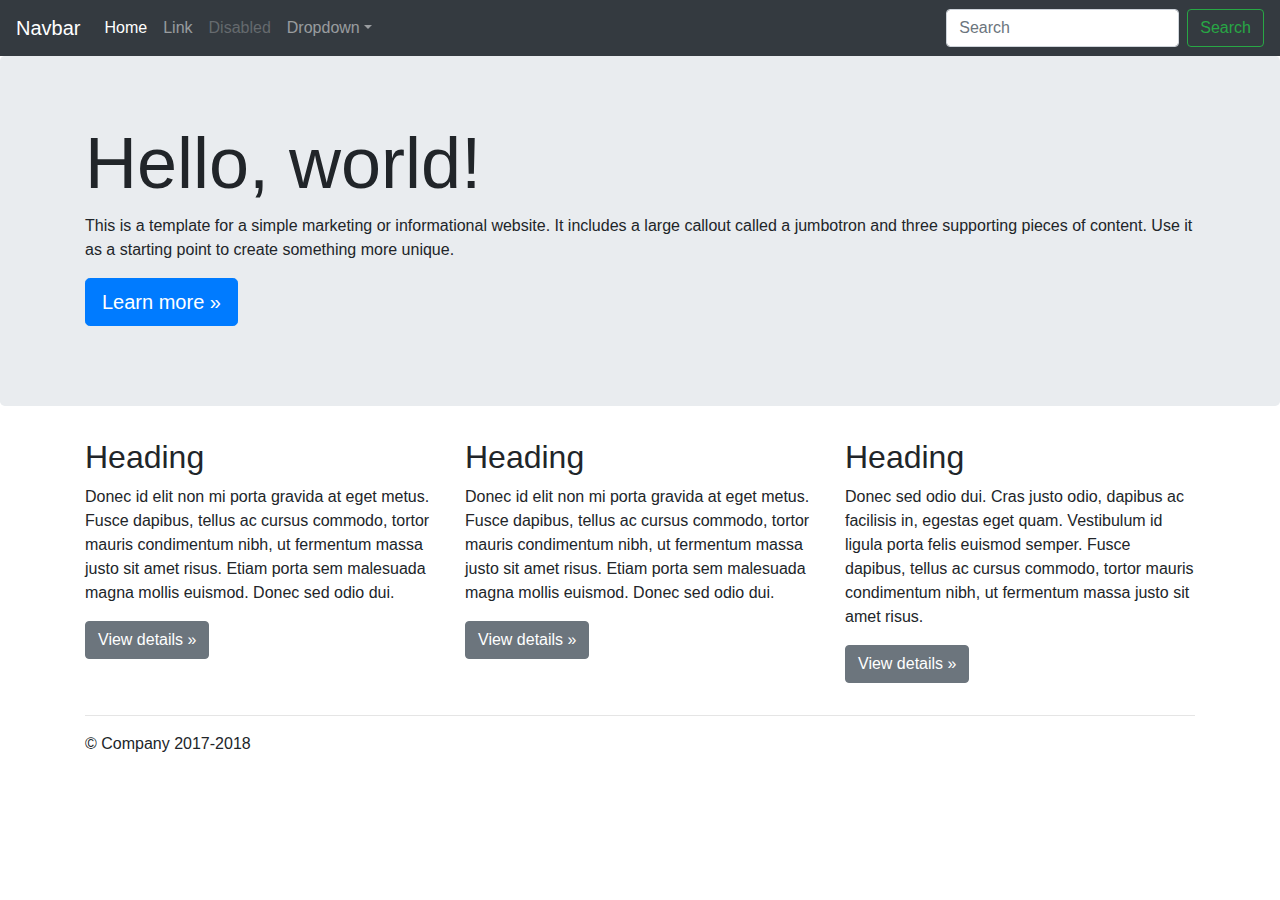
<file: client/app/js/lib/bootstrap/docs/4.1/examples/jumbotron/index.html>
<!doctype html>
<html lang="en">
  <head>
    <meta charset="utf-8">
    <meta name="viewport" content="width=device-width, initial-scale=1, shrink-to-fit=no">
    <meta name="description" content="">
    <meta name="author" content="">
    <link rel="icon" href="../../../../favicon.ico">

    <title>Jumbotron Template for Bootstrap</title>

    <!-- Bootstrap core CSS -->
    <link href="../../../../dist/css/bootstrap.min.css" rel="stylesheet">

    <!-- Custom styles for this template -->
    <link href="jumbotron.css" rel="stylesheet">
  </head>

  <body>

    <nav class="navbar navbar-expand-md navbar-dark fixed-top bg-dark">
      <a class="navbar-brand" href="#">Navbar</a>
      <button class="navbar-toggler" type="button" data-toggle="collapse" data-target="#navbarsExampleDefault" aria-controls="navbarsExampleDefault" aria-expanded="false" aria-label="Toggle navigation">
        <span class="navbar-toggler-icon"></span>
      </button>

      <div class="collapse navbar-collapse" id="navbarsExampleDefault">
        <ul class="navbar-nav mr-auto">
          <li class="nav-item active">
            <a class="nav-link" href="#">Home <span class="sr-only">(current)</span></a>
          </li>
          <li class="nav-item">
            <a class="nav-link" href="#">Link</a>
          </li>
          <li class="nav-item">
            <a class="nav-link disabled" href="#">Disabled</a>
          </li>
          <li class="nav-item dropdown">
            <a class="nav-link dropdown-toggle" href="http://example.com" id="dropdown01" data-toggle="dropdown" aria-haspopup="true" aria-expanded="false">Dropdown</a>
            <div class="dropdown-menu" aria-labelledby="dropdown01">
              <a class="dropdown-item" href="#">Action</a>
              <a class="dropdown-item" href="#">Another action</a>
              <a class="dropdown-item" href="#">Something else here</a>
            </div>
          </li>
        </ul>
        <form class="form-inline my-2 my-lg-0">
          <input class="form-control mr-sm-2" type="text" placeholder="Search" aria-label="Search">
          <button class="btn btn-outline-success my-2 my-sm-0" type="submit">Search</button>
        </form>
      </div>
    </nav>

    <main role="main">

      <!-- Main jumbotron for a primary marketing message or call to action -->
      <div class="jumbotron">
        <div class="container">
          <h1 class="display-3">Hello, world!</h1>
          <p>This is a template for a simple marketing or informational website. It includes a large callout called a jumbotron and three supporting pieces of content. Use it as a starting point to create something more unique.</p>
          <p><a class="btn btn-primary btn-lg" href="#" role="button">Learn more &raquo;</a></p>
        </div>
      </div>

      <div class="container">
        <!-- Example row of columns -->
        <div class="row">
          <div class="col-md-4">
            <h2>Heading</h2>
            <p>Donec id elit non mi porta gravida at eget metus. Fusce dapibus, tellus ac cursus commodo, tortor mauris condimentum nibh, ut fermentum massa justo sit amet risus. Etiam porta sem malesuada magna mollis euismod. Donec sed odio dui. </p>
            <p><a class="btn btn-secondary" href="#" role="button">View details &raquo;</a></p>
          </div>
          <div class="col-md-4">
            <h2>Heading</h2>
            <p>Donec id elit non mi porta gravida at eget metus. Fusce dapibus, tellus ac cursus commodo, tortor mauris condimentum nibh, ut fermentum massa justo sit amet risus. Etiam porta sem malesuada magna mollis euismod. Donec sed odio dui. </p>
            <p><a class="btn btn-secondary" href="#" role="button">View details &raquo;</a></p>
          </div>
          <div class="col-md-4">
            <h2>Heading</h2>
            <p>Donec sed odio dui. Cras justo odio, dapibus ac facilisis in, egestas eget quam. Vestibulum id ligula porta felis euismod semper. Fusce dapibus, tellus ac cursus commodo, tortor mauris condimentum nibh, ut fermentum massa justo sit amet risus.</p>
            <p><a class="btn btn-secondary" href="#" role="button">View details &raquo;</a></p>
          </div>
        </div>

        <hr>

      </div> <!-- /container -->

    </main>

    <footer class="container">
      <p>&copy; Company 2017-2018</p>
    </footer>

    <!-- Bootstrap core JavaScript
    ================================================== -->
    <!-- Placed at the end of the document so the pages load faster -->
    <script src="https://code.jquery.com/jquery-3.3.1.slim.min.js" integrity="sha384-q8i/X+965DzO0rT7abK41JStQIAqVgRVzpbzo5smXKp4YfRvH+8abtTE1Pi6jizo" crossorigin="anonymous"></script>
    <script>window.jQuery || document.write('<script src="../../../../assets/js/vendor/jquery-slim.min.js"><\/script>')</script>
    <script src="../../../../assets/js/vendor/popper.min.js"></script>
    <script src="../../../../dist/js/bootstrap.min.js"></script>
  </body>
</html>
</file>
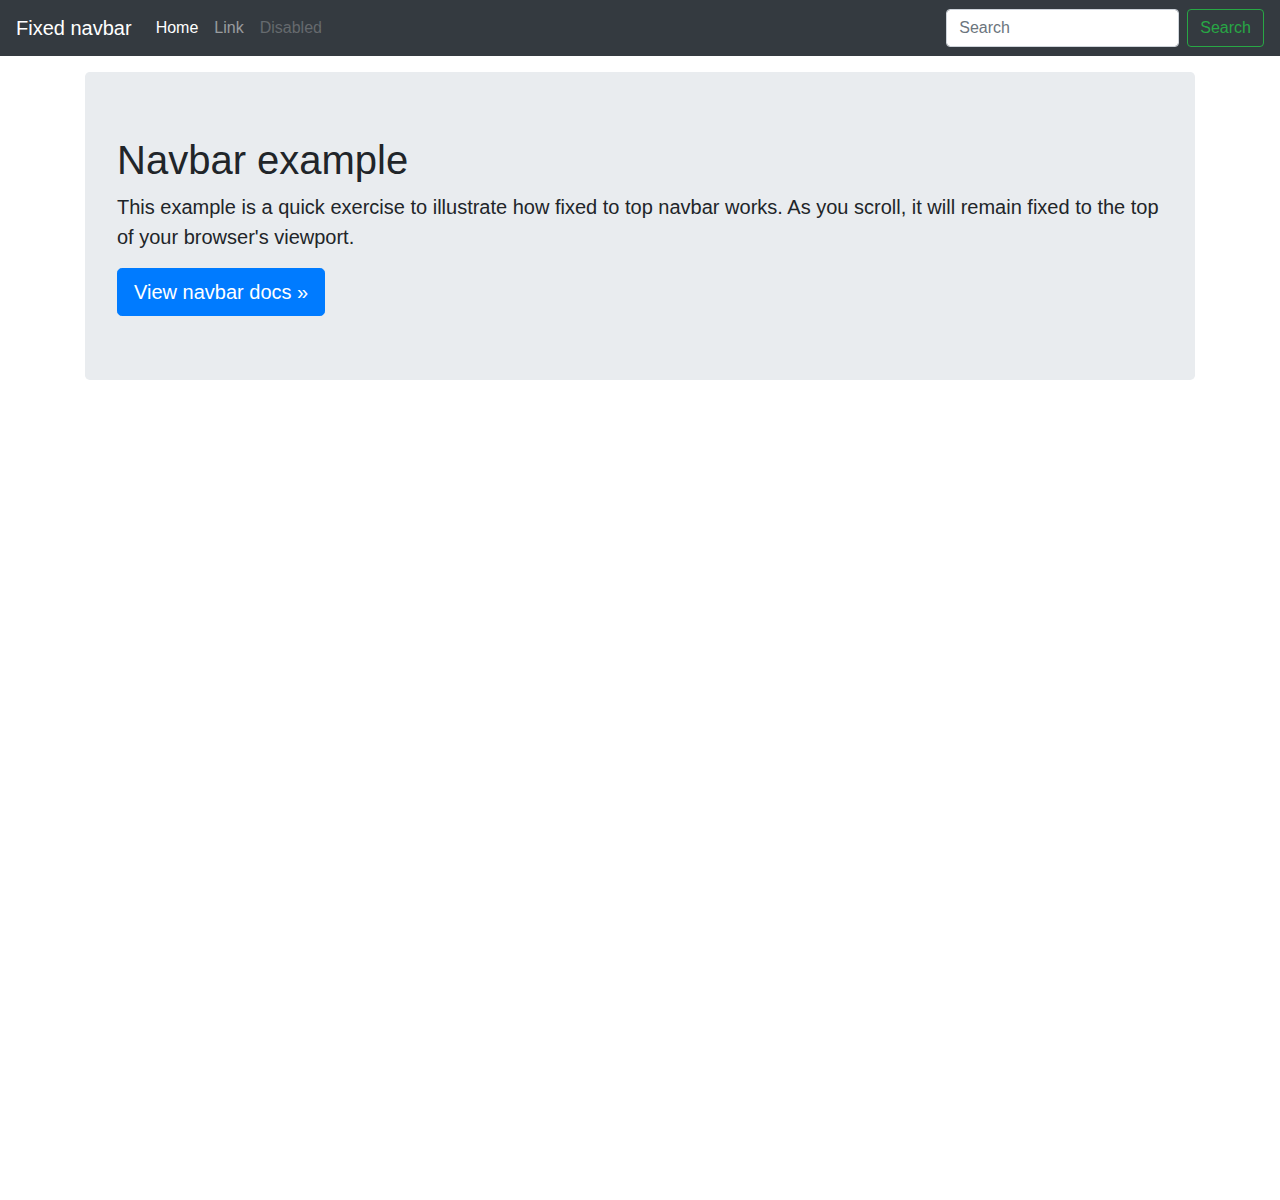
<file: client/app/js/lib/bootstrap/docs/4.1/examples/navbar-fixed/index.html>
<!doctype html>
<html lang="en">
  <head>
    <meta charset="utf-8">
    <meta name="viewport" content="width=device-width, initial-scale=1, shrink-to-fit=no">
    <meta name="description" content="">
    <meta name="author" content="">
    <link rel="icon" href="../../../../favicon.ico">

    <title>Fixed top navbar example for Bootstrap</title>

    <!-- Bootstrap core CSS -->
    <link href="../../../../dist/css/bootstrap.min.css" rel="stylesheet">

    <!-- Custom styles for this template -->
    <link href="navbar-top-fixed.css" rel="stylesheet">
  </head>

  <body>

    <nav class="navbar navbar-expand-md navbar-dark fixed-top bg-dark">
      <a class="navbar-brand" href="#">Fixed navbar</a>
      <button class="navbar-toggler" type="button" data-toggle="collapse" data-target="#navbarCollapse" aria-controls="navbarCollapse" aria-expanded="false" aria-label="Toggle navigation">
        <span class="navbar-toggler-icon"></span>
      </button>
      <div class="collapse navbar-collapse" id="navbarCollapse">
        <ul class="navbar-nav mr-auto">
          <li class="nav-item active">
            <a class="nav-link" href="#">Home <span class="sr-only">(current)</span></a>
          </li>
          <li class="nav-item">
            <a class="nav-link" href="#">Link</a>
          </li>
          <li class="nav-item">
            <a class="nav-link disabled" href="#">Disabled</a>
          </li>
        </ul>
        <form class="form-inline mt-2 mt-md-0">
          <input class="form-control mr-sm-2" type="text" placeholder="Search" aria-label="Search">
          <button class="btn btn-outline-success my-2 my-sm-0" type="submit">Search</button>
        </form>
      </div>
    </nav>

    <main role="main" class="container">
      <div class="jumbotron">
        <h1>Navbar example</h1>
        <p class="lead">This example is a quick exercise to illustrate how fixed to top navbar works. As you scroll, it will remain fixed to the top of your browser's viewport.</p>
        <a class="btn btn-lg btn-primary" href="../../components/navbar/" role="button">View navbar docs &raquo;</a>
      </div>
    </main>

    <!-- Bootstrap core JavaScript
    ================================================== -->
    <!-- Placed at the end of the document so the pages load faster -->
    <script src="https://code.jquery.com/jquery-3.3.1.slim.min.js" integrity="sha384-q8i/X+965DzO0rT7abK41JStQIAqVgRVzpbzo5smXKp4YfRvH+8abtTE1Pi6jizo" crossorigin="anonymous"></script>
    <script>window.jQuery || document.write('<script src="../../../../assets/js/vendor/jquery-slim.min.js"><\/script>')</script>
    <script src="../../../../assets/js/vendor/popper.min.js"></script>
    <script src="../../../../dist/js/bootstrap.min.js"></script>
  </body>
</html>
</file>
<file: client/app/js/lib/bootstrap/docs/4.1/examples/album/album.css>
:root {
  --jumbotron-padding-y: 3rem;
}

.jumbotron {
  padding-top: var(--jumbotron-padding-y);
  padding-bottom: var(--jumbotron-padding-y);
  margin-bottom: 0;
  background-color: #fff;
}
@media (min-width: 768px) {
  .jumbotron {
    padding-top: calc(var(--jumbotron-padding-y) * 2);
    padding-bottom: calc(var(--jumbotron-padding-y) * 2);
  }
}

.jumbotron p:last-child {
  margin-bottom: 0;
}

.jumbotron-heading {
  font-weight: 300;
}

.jumbotron .container {
  max-width: 40rem;
}

footer {
  padding-top: 3rem;
  padding-bottom: 3rem;
}

footer p {
  margin-bottom: .25rem;
}

.box-shadow { box-shadow: 0 .25rem .75rem rgba(0, 0, 0, .05); }
</file>
<file: client/app/js/lib/bootstrap/docs/4.1/examples/blog/blog.css>
/* stylelint-disable selector-list-comma-newline-after */

.blog-header {
  line-height: 1;
  border-bottom: 1px solid #e5e5e5;
}

.blog-header-logo {
  font-family: "Playfair Display", Georgia, "Times New Roman", serif;
  font-size: 2.25rem;
}

.blog-header-logo:hover {
  text-decoration: none;
}

h1, h2, h3, h4, h5, h6 {
  font-family: "Playfair Display", Georgia, "Times New Roman", serif;
}

.display-4 {
  font-size: 2.5rem;
}
@media (min-width: 768px) {
  .display-4 {
    font-size: 3rem;
  }
}

.nav-scroller {
  position: relative;
  z-index: 2;
  height: 2.75rem;
  overflow-y: hidden;
}

.nav-scroller .nav {
  display: -ms-flexbox;
  display: flex;
  -ms-flex-wrap: nowrap;
  flex-wrap: nowrap;
  padding-bottom: 1rem;
  margin-top: -1px;
  overflow-x: auto;
  text-align: center;
  white-space: nowrap;
  -webkit-overflow-scrolling: touch;
}

.nav-scroller .nav-link {
  padding-top: .75rem;
  padding-bottom: .75rem;
  font-size: .875rem;
}

.card-img-right {
  height: 100%;
  border-radius: 0 3px 3px 0;
}

.flex-auto {
  -ms-flex: 0 0 auto;
  flex: 0 0 auto;
}

.h-250 { height: 250px; }
@media (min-width: 768px) {
  .h-md-250 { height: 250px; }
}

.border-top { border-top: 1px solid #e5e5e5; }
.border-bottom { border-bottom: 1px solid #e5e5e5; }

.box-shadow { box-shadow: 0 .25rem .75rem rgba(0, 0, 0, .05); }

/*
 * Blog name and description
 */
.blog-title {
  margin-bottom: 0;
  font-size: 2rem;
  font-weight: 400;
}
.blog-description {
  font-size: 1.1rem;
  color: #999;
}

@media (min-width: 40em) {
  .blog-title {
    font-size: 3.5rem;
  }
}

/* Pagination */
.blog-pagination {
  margin-bottom: 4rem;
}
.blog-pagination > .btn {
  border-radius: 2rem;
}

/*
 * Blog posts
 */
.blog-post {
  margin-bottom: 4rem;
}
.blog-post-title {
  margin-bottom: .25rem;
  font-size: 2.5rem;
}
.blog-post-meta {
  margin-bottom: 1.25rem;
  color: #999;
}

/*
 * Footer
 */
.blog-footer {
  padding: 2.5rem 0;
  color: #999;
  text-align: center;
  background-color: #f9f9f9;
  border-top: .05rem solid #e5e5e5;
}
.blog-footer p:last-child {
  margin-bottom: 0;
}
</file>
<file: client/app/js/lib/bootstrap/docs/4.1/examples/carousel/carousel.css>
/* GLOBAL STYLES
-------------------------------------------------- */
/* Padding below the footer and lighter body text */

body {
  padding-top: 3rem;
  padding-bottom: 3rem;
  color: #5a5a5a;
}


/* CUSTOMIZE THE CAROUSEL
-------------------------------------------------- */

/* Carousel base class */
.carousel {
  margin-bottom: 4rem;
}
/* Since positioning the image, we need to help out the caption */
.carousel-caption {
  bottom: 3rem;
  z-index: 10;
}

/* Declare heights because of positioning of img element */
.carousel-item {
  height: 32rem;
  background-color: #777;
}
.carousel-item > img {
  position: absolute;
  top: 0;
  left: 0;
  min-width: 100%;
  height: 32rem;
}


/* MARKETING CONTENT
-------------------------------------------------- */

/* Center align the text within the three columns below the carousel */
.marketing .col-lg-4 {
  margin-bottom: 1.5rem;
  text-align: center;
}
.marketing h2 {
  font-weight: 400;
}
.marketing .col-lg-4 p {
  margin-right: .75rem;
  margin-left: .75rem;
}


/* Featurettes
------------------------- */

.featurette-divider {
  margin: 5rem 0; /* Space out the Bootstrap <hr> more */
}

/* Thin out the marketing headings */
.featurette-heading {
  font-weight: 300;
  line-height: 1;
  letter-spacing: -.05rem;
}


/* RESPONSIVE CSS
-------------------------------------------------- */

@media (min-width: 40em) {
  /* Bump up size of carousel content */
  .carousel-caption p {
    margin-bottom: 1.25rem;
    font-size: 1.25rem;
    line-height: 1.4;
  }

  .featurette-heading {
    font-size: 50px;
  }
}

@media (min-width: 62em) {
  .featurette-heading {
    margin-top: 7rem;
  }
}
</file>
<file: client/app/js/lib/bootstrap/docs/4.1/examples/cover/cover.css>
/*
 * Globals
 */

/* Links */
a,
a:focus,
a:hover {
  color: #fff;
}

/* Custom default button */
.btn-secondary,
.btn-secondary:hover,
.btn-secondary:focus {
  color: #333;
  text-shadow: none; /* Prevent inheritance from `body` */
  background-color: #fff;
  border: .05rem solid #fff;
}


/*
 * Base structure
 */

html,
body {
  height: 100%;
  background-color: #333;
}

body {
  display: -ms-flexbox;
  display: flex;
  color: #fff;
  text-shadow: 0 .05rem .1rem rgba(0, 0, 0, .5);
  box-shadow: inset 0 0 5rem rgba(0, 0, 0, .5);
}

.cover-container {
  max-width: 42em;
}


/*
 * Header
 */
.masthead {
  margin-bottom: 2rem;
}

.masthead-brand {
  margin-bottom: 0;
}

.nav-masthead .nav-link {
  padding: .25rem 0;
  font-weight: 700;
  color: rgba(255, 255, 255, .5);
  background-color: transparent;
  border-bottom: .25rem solid transparent;
}

.nav-masthead .nav-link:hover,
.nav-masthead .nav-link:focus {
  border-bottom-color: rgba(255, 255, 255, .25);
}

.nav-masthead .nav-link + .nav-link {
  margin-left: 1rem;
}

.nav-masthead .active {
  color: #fff;
  border-bottom-color: #fff;
}

@media (min-width: 48em) {
  .masthead-brand {
    float: left;
  }
  .nav-masthead {
    float: right;
  }
}


/*
 * Cover
 */
.cover {
  padding: 0 1.5rem;
}
.cover .btn-lg {
  padding: .75rem 1.25rem;
  font-weight: 700;
}


/*
 * Footer
 */
.mastfoot {
  color: rgba(255, 255, 255, .5);
}
</file>
<file: client/app/js/lib/bootstrap/docs/4.1/examples/grid/grid.css>
body {
  padding-top: 2rem;
  padding-bottom: 2rem;
}

h3 {
  margin-top: 2rem;
}

.row {
  margin-bottom: 1rem;
}
.row .row {
  margin-top: 1rem;
  margin-bottom: 0;
}
[class*="col-"] {
  padding-top: 1rem;
  padding-bottom: 1rem;
  background-color: rgba(86, 61, 124, .15);
  border: 1px solid rgba(86, 61, 124, .2);
}

hr {
  margin-top: 2rem;
  margin-bottom: 2rem;
}
</file>
<file: client/app/js/lib/bootstrap/docs/4.1/examples/jumbotron/jumbotron.css>
/* Move down content because we have a fixed navbar that is 3.5rem tall */
body {
  padding-top: 3.5rem;
}
</file>
<file: client/app/js/lib/bootstrap/docs/4.1/examples/navbar-fixed/navbar-top-fixed.css>
/* Show it is fixed to the top */
body {
  min-height: 75rem;
  padding-top: 4.5rem;
}
</file>
